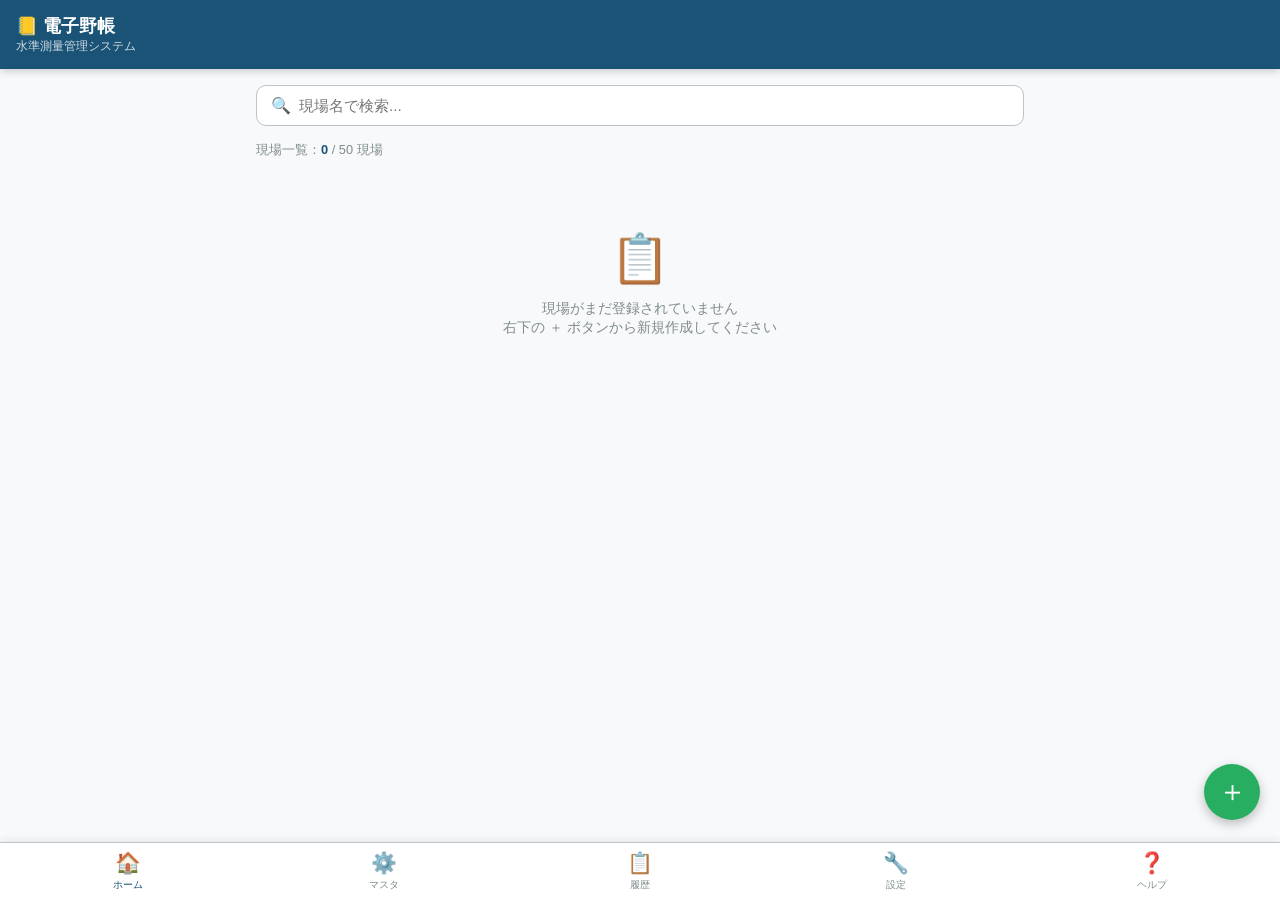
<file: pages/check.html>
<!DOCTYPE html>
<html lang="ja">
<head>
  <meta charset="UTF-8">
  <meta name="viewport" content="width=device-width, initial-scale=1.0">
  <title>点検・集計 - 電子野帳</title>
  <link rel="stylesheet" href="../css/style.css">
  <style>
    .result-card {
      background: var(--white);
      border-radius: var(--radius);
      padding: 14px 16px;
      display: flex;
      justify-content: space-between;
      align-items: center;
      margin-bottom: 10px;
      box-shadow: 0 1px 4px rgba(0,0,0,0.08);
    }
    .result-card .label { font-size: 0.85rem; color: var(--gray-600); }
    .result-card .value { font-size: 1.1rem; font-weight: bold; }
    .value-bs     { color: var(--primary); }
    .value-fs     { color: var(--primary-lt); }
    .value-plus   { color: var(--success); }
    .value-minus  { color: var(--danger); }
    .value-diff   { color: var(--warning); }
    .check-result {
      border-radius: var(--radius);
      padding: 16px;
      text-align: center;
      font-size: 1rem;
      font-weight: bold;
      margin-bottom: 16px;
    }
    .tolerance-row {
      display: flex;
      justify-content: space-between;
      padding: 10px 0;
      border-bottom: 1px solid var(--gray-200);
      font-size: 0.9rem;
    }
    .tolerance-row:last-child { border-bottom: none; }
  </style>
</head>
<body>

  <header class="app-header">
    <div>
      <h1>📊 点検・集計</h1>
      <div class="header-sub" id="headerSub">読み込み中...</div>
    </div>
    <a href="../index.html"
       style="color:white;font-size:1rem;text-decoration:none;">
      🏠 ホーム
    </a>
  </header>

  <main class="main-content">

    <!-- 集計結果 -->
    <div class="form-section">
      <div class="form-section-title">📊 集計結果</div>
      <div id="sumCards"></div>
    </div>

    <!-- 点検計算結果 -->
    <div class="form-section">
      <div class="form-section-title">✅ 点検計算</div>
      <div id="checkResult"></div>
    </div>

    <!-- 許容誤差チェック -->
    <div class="form-section">
      <div class="form-section-title">📐 許容誤差チェック</div>

      <div class="form-row" style="margin-bottom:12px;">
        <div class="form-group">
          <label>路線長 S（km）</label>
          <input type="number" id="routeLength" step="0.01"
                 inputmode="decimal" placeholder="例: 1.25"
                 onchange="runToleranceCheck()">
        </div>
        <div class="form-group">
          <label>実測閉合差（mm）</label>
          <input type="number" id="closingError" step="0.01"
                 inputmode="decimal" placeholder="例: 3.5"
                 onchange="runToleranceCheck()">
        </div>
      </div>
      <div id="toleranceResult"></div>
    </div>

    <!-- ボタン -->
    <div class="form-row" style="margin-top:8px;">
      <a id="backBtn" href="input.html"
         class="btn btn-gray btn-full">
        ◀ 入力に戻る
      </a>
      <a id="toExportBtn" href="export.html"
         class="btn btn-success btn-full btn-lg">
        出力画面へ ›
      </a>
    </div>

  </main>

  <script src="../js/db2.js"></script>
  <script src="../js/calc.js"></script>
  <script>
  let siteId = '';
  let site   = null;

  document.addEventListener('DOMContentLoaded', () => {
    const params = new URLSearchParams(location.search);
    siteId = params.get('id') || '';
    site   = DB.getSite(siteId);

    if (!site) {
      alert('現場データが見つかりません。');
      location.href = '../index.html';
      return;
    }

    document.getElementById('headerSub').textContent = site.name;
    document.getElementById('backBtn').href     = `input.html?id=${siteId}`;
    document.getElementById('toExportBtn').href = `export.html?id=${siteId}`;

    const measurements = DB.getMeasurements(siteId);
    const computed     = CALC.compute(measurements, site.bmHeight);
    const check        = CALC.check(computed);

    // 集計カード
    document.getElementById('sumCards').innerHTML = `
      <div class="result-card">
        <div class="label">Σ 後視（BS）</div>
        <div class="value value-bs">${CALC.fmt(check.sumBS)} m</div>
      </div>
      <div class="result-card">
        <div class="label">Σ 前視（FS）</div>
        <div class="value value-fs">${CALC.fmt(check.sumFS)} m</div>
      </div>
      <div class="result-card">
        <div class="label">Σ 高低差（＋）</div>
        <div class="value value-plus">＋${CALC.fmt(check.sumPlus)} m</div>
      </div>
      <div class="result-card">
        <div class="label">Σ 高低差（－）</div>
        <div class="value value-minus">－${CALC.fmt(check.sumMinus)} m</div>
      </div>
      <div class="result-card">
        <div class="label">差（ΣBS－ΣFS）</div>
        <div class="value value-diff">${CALC.fmt(check.diffBSFS)} m</div>
      </div>
    `;

    // 点検計算結果
    document.getElementById('checkResult').innerHTML = check.isOK
      ? `<div class="check-result alert alert-success">
           ✅ 点検計算 OK<br>
           <small>ΣBS－ΣFS = Σ高低差 が一致しています</small>
         </div>`
      : `<div class="check-result alert alert-danger">
           ⚠️ 点検計算 不一致！<br>
           <small>ΣBS－ΣFS=${CALC.fmt(check.diffBSFS)}  Σ高低差=${CALC.fmt(check.sumPlus - check.sumMinus)}</small><br>
           <small>入力値を確認してください</small>
         </div>`;
  });

  // 許容誤差チェック
  function runToleranceCheck() {
    const s   = parseFloat(document.getElementById('routeLength').value);
    const err = parseFloat(document.getElementById('closingError').value);
    const el  = document.getElementById('toleranceResult');

    if (isNaN(s) || isNaN(err)) {
      el.innerHTML = '';
      return;
    }

    const result = CALC.toleranceCheck(site.grade, s, err);

    el.innerHTML = `
      <div class="form-section" style="background:var(--white);">
        <div class="tolerance-row">
          <span>等級</span>
          <strong>${site.grade}</strong>
        </div>
        <div class="tolerance-row">
          <span>路線長 S</span>
          <strong>${s} km</strong>
        </div>
        <div class="tolerance-row">
          <span>許容誤差（±${result.k}√S mm）</span>
          <strong>± ${result.tolerance.toFixed(2)} mm</strong>
        </div>
        <div class="tolerance-row">
          <span>実測閉合差</span>
          <strong>${err} mm</strong>
        </div>
      </div>
      ${result.isOK
        ? `<div class="alert alert-success">
             ✅ 許容範囲内　${Math.abs(err).toFixed(2)} mm ≤ ${result.tolerance.toFixed(2)} mm
           </div>`
        : `<div class="alert alert-danger">
             ⚠️ 許容誤差超過！　${Math.abs(err).toFixed(2)} mm ＞ ${result.tolerance.toFixed(2)} mm<br>
             <small>再測量を検討してください</small>
           </div>`}
    `;
  }
  </script>

</body>
</html>
</file>
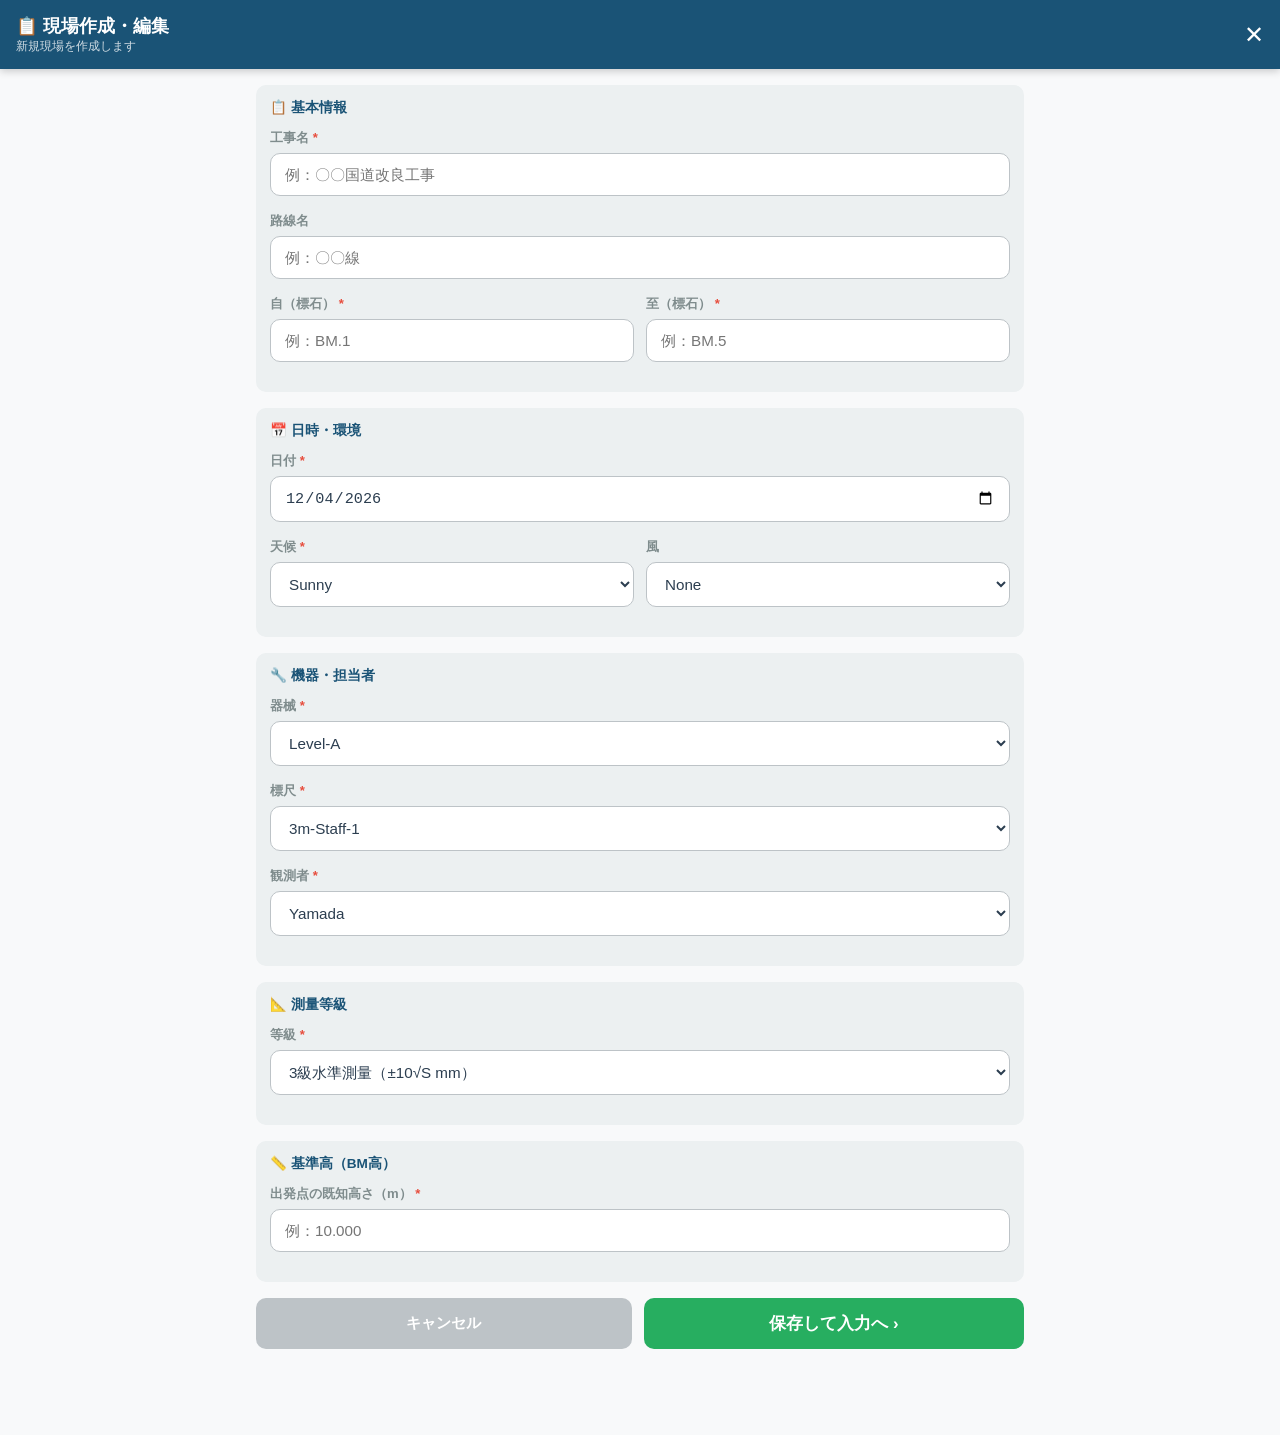
<file: pages/create.html>
<!DOCTYPE html>
<html lang="ja">
<head>
  <meta charset="UTF-8">
  <meta name="viewport" content="width=device-width, initial-scale=1.0">
  <title>現場作成 - 電子野帳</title>
  <link rel="stylesheet" href="../css/style.css">
</head>
<body>

  <header class="app-header">
    <div>
      <h1>📋 現場作成・編集</h1>
      <div class="header-sub" id="headerSub">新規現場を作成します</div>
    </div>
    <a href="../index.html"
       style="color:white;font-size:1.5rem;text-decoration:none;">✕</a>
  </header>

  <main class="main-content">

    <div class="form-section">
      <div class="form-section-title">📋 基本情報</div>
      <div class="form-group">
        <label>工事名 <span style="color:var(--danger)">*</span></label>
        <input type="text" id="siteName"
               placeholder="例：〇〇国道改良工事" maxlength="100">
      </div>
      <div class="form-group">
        <label>路線名</label>
        <input type="text" id="route"
               placeholder="例：〇〇線" maxlength="100">
      </div>
      <div class="form-row">
        <div class="form-group">
          <label>自（標石） <span style="color:var(--danger)">*</span></label>
          <input type="text" id="fromPoint"
                 placeholder="例：BM.1" maxlength="50">
        </div>
        <div class="form-group">
          <label>至（標石） <span style="color:var(--danger)">*</span></label>
          <input type="text" id="toPoint"
                 placeholder="例：BM.5" maxlength="50">
        </div>
      </div>
    </div>

    <div class="form-section">
      <div class="form-section-title">📅 日時・環境</div>
      <div class="form-group">
        <label>日付 <span style="color:var(--danger)">*</span></label>
        <input type="date" id="siteDate">
      </div>
      <div class="form-row">
        <div class="form-group">
          <label>天候 <span style="color:var(--danger)">*</span></label>
          <select id="weather"></select>
        </div>
        <div class="form-group">
          <label>風</label>
          <select id="wind"></select>
        </div>
      </div>
    </div>

    <div class="form-section">
      <div class="form-section-title">🔧 機器・担当者</div>
      <div class="form-group">
        <label>器械 <span style="color:var(--danger)">*</span></label>
        <select id="instrument"></select>
      </div>
      <div class="form-group">
        <label>標尺 <span style="color:var(--danger)">*</span></label>
        <select id="staff"></select>
      </div>
      <div class="form-group">
        <label>観測者 <span style="color:var(--danger)">*</span></label>
        <select id="observer"></select>
      </div>
    </div>

    <div class="form-section">
      <div class="form-section-title">📐 測量等級</div>
      <div class="form-group">
        <label>等級 <span style="color:var(--danger)">*</span></label>
        <select id="grade">
          <option value="1級水準測量">1級水準測量（±2.5√S mm）</option>
          <option value="2級水準測量">2級水準測量（±5√S mm）</option>
          <option value="3級水準測量" selected>3級水準測量（±10√S mm）</option>
          <option value="4級水準測量">4級水準測量（±20√S mm）</option>
          <option value="簡易水準測量">簡易水準測量（±40√S mm）</option>
        </select>
      </div>
    </div>

    <div class="form-section">
      <div class="form-section-title">📏 基準高（BM高）</div>
      <div class="form-group">
        <label>出発点の既知高さ（m）
          <span style="color:var(--danger)">*</span>
        </label>
        <input type="number" id="bmHeight"
               placeholder="例：10.000"
               step="0.001" inputmode="decimal">
      </div>
    </div>

    <div id="errorMsg" class="alert alert-danger"
         style="display:none;"></div>

    <div class="form-row" style="margin-top:8px;">
      <a href="../index.html"
         class="btn btn-gray btn-full">キャンセル</a>
      <button class="btn btn-success btn-full btn-lg"
              id="saveBtn">
        保存して入力へ ›
      </button>
    </div>

  </main>

  <script src="../js/db2.js"></script>
  <script>

  var editId = null;

  document.addEventListener('DOMContentLoaded', function() {
    document.getElementById('siteDate').value =
      new Date().toISOString().split('T')[0];

    fillSelect('weather',    DB.getMaster('weather'));
    fillSelect('wind',       DB.getMaster('wind'));
    fillSelect('instrument', DB.getMaster('instruments'));
    fillSelect('staff',      DB.getMaster('staffs'));
    fillSelect('observer',   DB.getMaster('observers'));

    var params = new URLSearchParams(location.search);
    var id     = params.get('id');
    if (id) {
      var site = DB.getSite(id);
      if (site) loadSiteData(site);
    }

    document.getElementById('saveBtn')
      .addEventListener('click', saveSite);
  });

  function fillSelect(id, items) {
    var sel = document.getElementById(id);
    sel.innerHTML = items.map(function(i) {
      return '<option value="' + escapeHtml(i) + '">' +
             escapeHtml(i) + '</option>';
    }).join('');
  }

  function loadSiteData(site) {
    editId = site.id;
    document.getElementById('headerSub').textContent =
      '現場情報を編集します';
    document.getElementById('siteName').value   = site.name    || '';
    document.getElementById('route').value      = site.route   || '';
    document.getElementById('fromPoint').value  = site.from    || '';
    document.getElementById('toPoint').value    = site.to      || '';
    document.getElementById('siteDate').value   = site.date    || '';
    document.getElementById('weather').value    = site.weather || '';
    document.getElementById('wind').value       = site.wind    || '';
    document.getElementById('instrument').value = site.instrument || '';
    document.getElementById('staff').value      = site.staff   || '';
    document.getElementById('observer').value   = site.observer|| '';
    document.getElementById('grade').value      = site.grade   || '3級水準測量';
    document.getElementById('bmHeight').value   = site.bmHeight|| '';
  }

  function saveSite() {
    var name     = document.getElementById('siteName').value.trim();
    var from     = document.getElementById('fromPoint').value.trim();
    var to       = document.getElementById('toPoint').value.trim();
    var date     = document.getElementById('siteDate').value;
    var bmHeight = document.getElementById('bmHeight').value;
    var errorMsg = document.getElementById('errorMsg');

    if (!name) {
      showError('工事名を入力してください。'); return;
    }
    if (!from || !to) {
      showError('自・至（標石区間）を入力してください。'); return;
    }
    if (!date) {
      showError('日付を選択してください。'); return;
    }
    if (bmHeight === '' || isNaN(parseFloat(bmHeight))) {
      showError('基準高（BM高）を入力してください。'); return;
    }

    errorMsg.style.display = 'none';

    var site = {
      id:         editId,
      name:       name,
      route:      document.getElementById('route').value.trim(),
      from:       from,
      to:         to,
      date:       date,
      weather:    document.getElementById('weather').value,
      wind:       document.getElementById('wind').value,
      instrument: document.getElementById('instrument').value,
      staff:      document.getElementById('staff').value,
      observer:   document.getElementById('observer').value,
      grade:      document.getElementById('grade').value,
      bmHeight:   parseFloat(bmHeight),
    };

    var saved = DB.saveSite(site);
    location.href = 'input.html?id=' + saved.id;
  }

  function showError(msg) {
    var el = document.getElementById('errorMsg');
    el.textContent    = '⚠️ ' + msg;
    el.style.display  = 'flex';
    el.scrollIntoView({ behavior: 'smooth' });
  }

  function escapeHtml(str) {
    return String(str || '')
      .replace(/&/g, '&amp;')
      .replace(/</g, '&lt;')
      .replace(/>/g, '&gt;')
      .replace(/"/g, '&quot;');
  }

  </script>

</body>
</html>
</file>
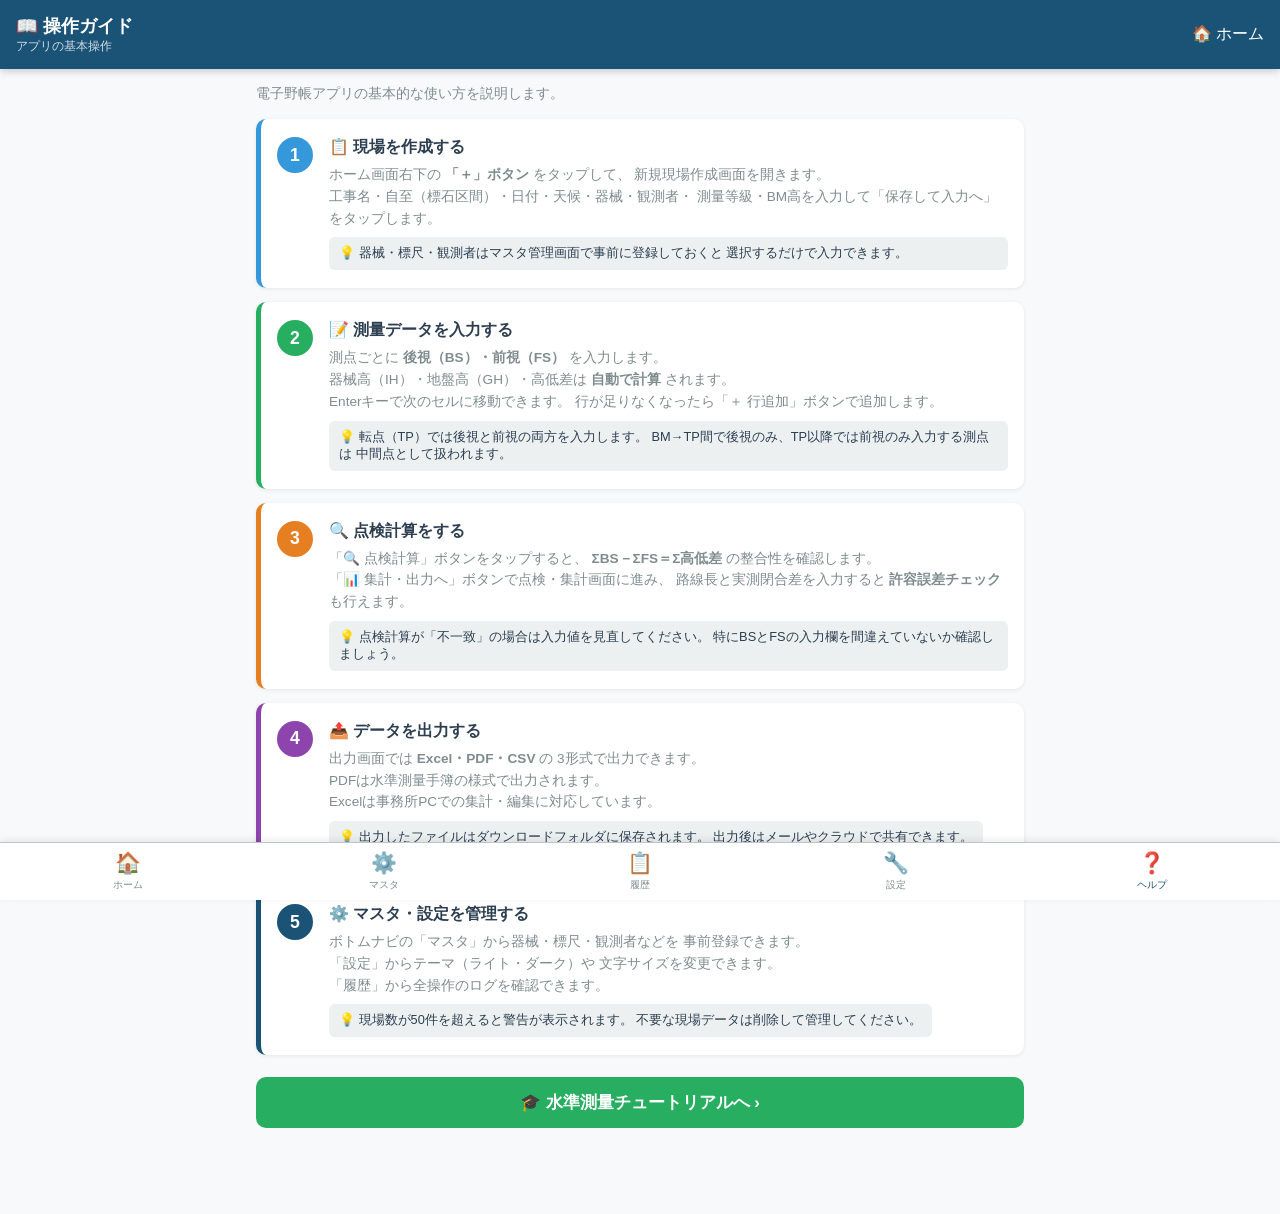
<file: pages/guide.html>
<!DOCTYPE html>
<html lang="ja">
<head>
  <meta charset="UTF-8">
  <meta name="viewport" content="width=device-width, initial-scale=1.0">
  <title>操作ガイド - 電子野帳</title>
  <link rel="stylesheet" href="../css/style.css">
  <style>
    .guide-card {
      background: var(--white);
      border-radius: var(--radius);
      padding: 18px 16px;
      margin-bottom: 14px;
      display: flex;
      gap: 16px;
      align-items: flex-start;
      box-shadow: 0 1px 4px rgba(0,0,0,0.08);
      border-left: 5px solid;
    }
    .guide-card .step-circle {
      width: 36px;
      height: 36px;
      border-radius: 50%;
      display: flex;
      align-items: center;
      justify-content: center;
      font-size: 1.1rem;
      font-weight: bold;
      color: white;
      flex-shrink: 0;
    }
    .guide-card .step-content h3 {
      font-size: 1rem;
      font-weight: bold;
      margin-bottom: 6px;
    }
    .guide-card .step-content p {
      font-size: 0.85rem;
      color: var(--gray-600);
      line-height: 1.6;
    }
    .guide-card .step-content .tip {
      margin-top: 8px;
      background: var(--gray-200);
      border-radius: 6px;
      padding: 8px 10px;
      font-size: 0.8rem;
      color: var(--gray-800);
    }
  </style>
</head>
<body>

  <header class="app-header">
    <div>
      <h1>📖 操作ガイド</h1>
      <div class="header-sub">アプリの基本操作</div>
    </div>
    <a href="../index.html"
       style="color:white;font-size:1rem;text-decoration:none;">
      🏠 ホーム
    </a>
  </header>

  <main class="main-content">

    <p style="font-size:0.85rem;color:var(--gray-600);
              margin-bottom:16px;">
      電子野帳アプリの基本的な使い方を説明します。
    </p>

    <!-- Step 1 -->
    <div class="guide-card" style="border-color:#3498DB;">
      <div class="step-circle" style="background:#3498DB;">1</div>
      <div class="step-content">
        <h3>📋 現場を作成する</h3>
        <p>
          ホーム画面右下の <strong>「＋」ボタン</strong> をタップして、
          新規現場作成画面を開きます。<br>
          工事名・自至（標石区間）・日付・天候・器械・観測者・
          測量等級・BM高を入力して「保存して入力へ」をタップします。
        </p>
        <div class="tip">
          💡 器械・標尺・観測者はマスタ管理画面で事前に登録しておくと
          選択するだけで入力できます。
        </div>
      </div>
    </div>

    <!-- Step 2 -->
    <div class="guide-card" style="border-color:#27AE60;">
      <div class="step-circle" style="background:#27AE60;">2</div>
      <div class="step-content">
        <h3>📝 測量データを入力する</h3>
        <p>
          測点ごとに <strong>後視（BS）・前視（FS）</strong> を入力します。<br>
          器械高（IH）・地盤高（GH）・高低差は
          <strong>自動で計算</strong> されます。<br>
          Enterキーで次のセルに移動できます。
          行が足りなくなったら「＋ 行追加」ボタンで追加します。
        </p>
        <div class="tip">
          💡 転点（TP）では後視と前視の両方を入力します。
          BM→TP間で後視のみ、TP以降では前視のみ入力する測点は
          中間点として扱われます。
        </div>
      </div>
    </div>

    <!-- Step 3 -->
    <div class="guide-card" style="border-color:#E67E22;">
      <div class="step-circle" style="background:#E67E22;">3</div>
      <div class="step-content">
        <h3>🔍 点検計算をする</h3>
        <p>
          「🔍 点検計算」ボタンをタップすると、
          <strong>ΣBS－ΣFS＝Σ高低差</strong> の整合性を確認します。<br>
          「📊 集計・出力へ」ボタンで点検・集計画面に進み、
          路線長と実測閉合差を入力すると
          <strong>許容誤差チェック</strong> も行えます。
        </p>
        <div class="tip">
          💡 点検計算が「不一致」の場合は入力値を見直してください。
          特にBSとFSの入力欄を間違えていないか確認しましょう。
        </div>
      </div>
    </div>

    <!-- Step 4 -->
    <div class="guide-card" style="border-color:#8E44AD;">
      <div class="step-circle" style="background:#8E44AD;">4</div>
      <div class="step-content">
        <h3>📤 データを出力する</h3>
        <p>
          出力画面では <strong>Excel・PDF・CSV</strong> の
          3形式で出力できます。<br>
          PDFは水準測量手簿の様式で出力されます。<br>
          Excelは事務所PCでの集計・編集に対応しています。
        </p>
        <div class="tip">
          💡 出力したファイルはダウンロードフォルダに保存されます。
          出力後はメールやクラウドで共有できます。
        </div>
      </div>
    </div>

    <!-- Step 5 -->
    <div class="guide-card" style="border-color:#1A5376;">
      <div class="step-circle" style="background:#1A5376;">5</div>
      <div class="step-content">
        <h3>⚙️ マスタ・設定を管理する</h3>
        <p>
          ボトムナビの「マスタ」から器械・標尺・観測者などを
          事前登録できます。<br>
          「設定」からテーマ（ライト・ダーク）や
          文字サイズを変更できます。<br>
          「履歴」から全操作のログを確認できます。
        </p>
        <div class="tip">
          💡 現場数が50件を超えると警告が表示されます。
          不要な現場データは削除して管理してください。
        </div>
      </div>
    </div>

    <!-- チュートリアルへ -->
    <a href="tutorial.html"
       class="btn btn-success btn-full btn-lg"
       style="margin-top:8px;">
      🎓 水準測量チュートリアルへ ›
    </a>

  </main>

  <!-- ボトムナビゲーション -->
  <nav class="bottom-nav">
    <a href="../index.html">
      <span class="icon">🏠</span><span>ホーム</span>
    </a>
    <a href="master.html">
      <span class="icon">⚙️</span><span>マスタ</span>
    </a>
    <a href="history.html">
      <span class="icon">📋</span><span>履歴</span>
    </a>
    <a href="settings.html">
      <span class="icon">🔧</span><span>設定</span>
    </a>
    <a href="guide.html" class="active">
      <span class="icon">❓</span><span>ヘルプ</span>
    </a>
  </nav>

</body>
</html>
</file>
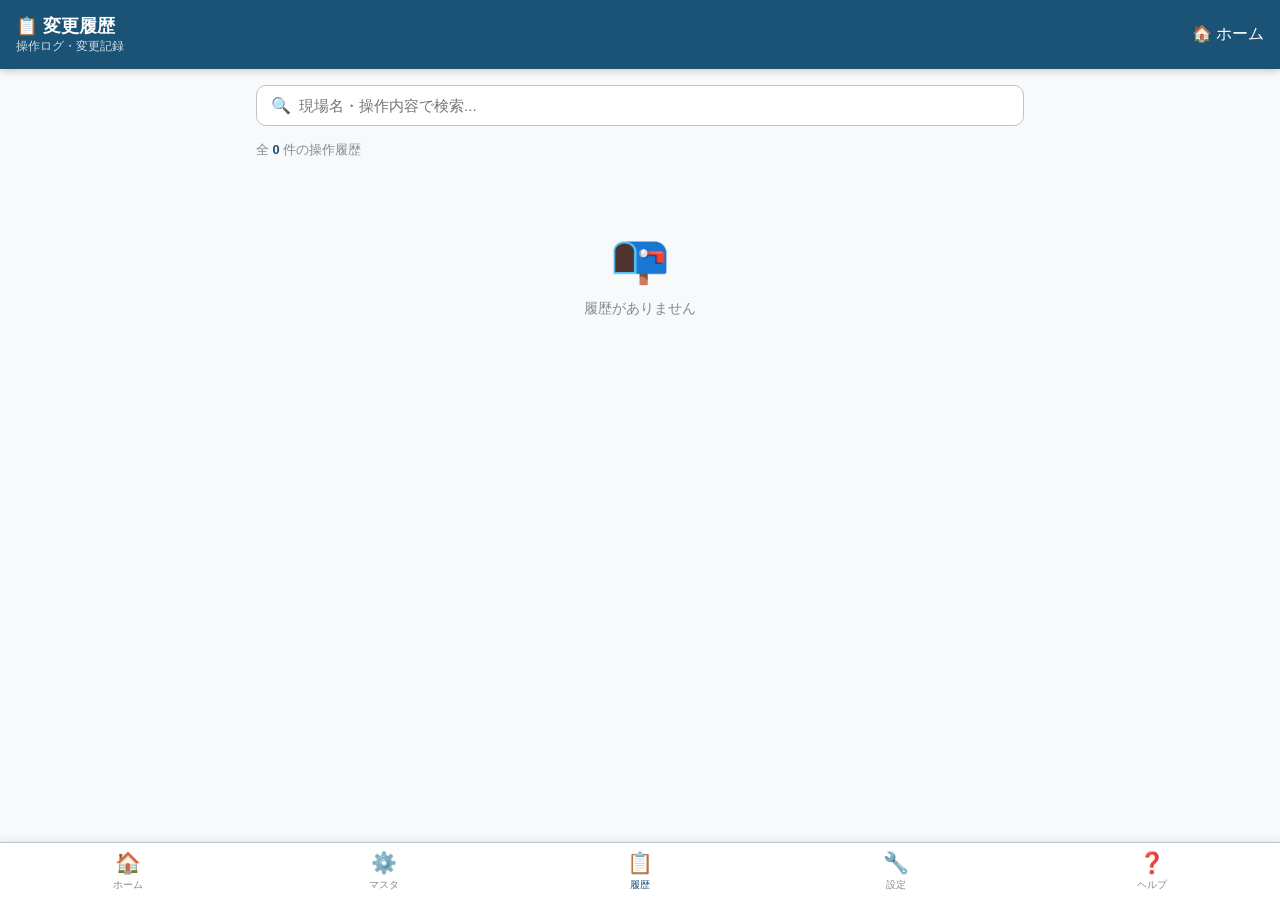
<file: pages/history.html>
<!DOCTYPE html>
<html lang="ja">
<head>
  <meta charset="UTF-8">
  <meta name="viewport" content="width=device-width, initial-scale=1.0">
  <title>変更履歴 - 電子野帳</title>
  <link rel="stylesheet" href="../css/style.css">
  <style>
    .history-item {
      background: var(--white);
      border-radius: var(--radius);
      padding: 12px 14px;
      margin-bottom: 10px;
      display: flex;
      align-items: flex-start;
      gap: 12px;
      box-shadow: 0 1px 4px rgba(0,0,0,0.08);
    }
    .history-badge {
      padding: 3px 10px;
      border-radius: 20px;
      font-size: 0.72rem;
      font-weight: bold;
      white-space: nowrap;
      margin-top: 2px;
    }
    .badge-new    { background: #D5F5E3; color: #1E8449; }
    .badge-edit   { background: #FDEBD0; color: #784212; }
    .badge-delete { background: #FADBD8; color: #922B21; }
    .badge-export { background: #EBF5FB; color: #1A5376; }
    .badge-other  { background: var(--gray-200); color: var(--gray-600); }
    .history-info { flex: 1; }
    .history-info .target {
      font-size: 0.9rem;
      font-weight: bold;
      color: var(--gray-800);
      margin-bottom: 3px;
    }
    .history-info .detail {
      font-size: 0.78rem;
      color: var(--gray-600);
    }
    .history-info .date {
      font-size: 0.72rem;
      color: var(--gray-400);
      margin-top: 3px;
    }
  </style>
</head>
<body>

  <header class="app-header">
    <div>
      <h1>📋 変更履歴</h1>
      <div class="header-sub">操作ログ・変更記録</div>
    </div>
    <a href="../index.html"
       style="color:white;font-size:1rem;text-decoration:none;">
      🏠 ホーム
    </a>
  </header>

  <main class="main-content">

    <!-- フィルター -->
    <div class="search-bar" style="margin-bottom:16px;">
      <span>🔍</span>
      <input type="text" id="searchInput"
             placeholder="現場名・操作内容で検索...">
    </div>

    <!-- 件数 -->
    <div class="counter-badge" id="historyCount"></div>

    <!-- 履歴一覧 -->
    <div id="historyList"></div>

  </main>

  <!-- ボトムナビゲーション -->
  <nav class="bottom-nav">
    <a href="../index.html">
      <span class="icon">🏠</span><span>ホーム</span>
    </a>
    <a href="master.html">
      <span class="icon">⚙️</span><span>マスタ</span>
    </a>
    <a href="history.html" class="active">
      <span class="icon">📋</span><span>履歴</span>
    </a>
    <a href="settings.html">
      <span class="icon">🔧</span><span>設定</span>
    </a>
    <a href="guide.html">
      <span class="icon">❓</span><span>ヘルプ</span>
    </a>
  </nav>

  <script src="../js/db2.js"></script>
  <script>
  document.addEventListener('DOMContentLoaded', () => {
    renderHistory();
    document.getElementById('searchInput')
      .addEventListener('input', e => {
        renderHistory(e.target.value.trim());
      });
  });

  function getBadgeClass(type) {
    switch(type) {
      case '新規':   return 'badge-new';
      case '編集':   return 'badge-edit';
      case '削除':   return 'badge-delete';
      case '出力':   return 'badge-export';
      default:       return 'badge-other';
    }
  }

  function renderHistory(filter = '') {
    const history = DB.getHistory();
    const filtered = filter
      ? history.filter(h =>
          h.target.includes(filter) ||
          h.detail.includes(filter) ||
          h.type.includes(filter)
        )
      : history;

    document.getElementById('historyCount').innerHTML =
      `全 <span>${filtered.length}</span> 件の操作履歴`;

    const list = document.getElementById('historyList');
    if (filtered.length === 0) {
      list.innerHTML = `
        <div class="empty-state">
          <div class="empty-icon">📭</div>
          <p>履歴がありません</p>
        </div>`;
      return;
    }

    list.innerHTML = filtered.map(h => `
      <div class="history-item">
        <span class="history-badge ${getBadgeClass(h.type)}">
          ${h.type}
        </span>
        <div class="history-info">
          <div class="target">${h.target}</div>
          <div class="detail">${h.detail}</div>
          <div class="date">🕐 ${h.date}</div>
        </div>
      </div>
    `).join('');
  }
  </script>

</body>
</html>
</file>
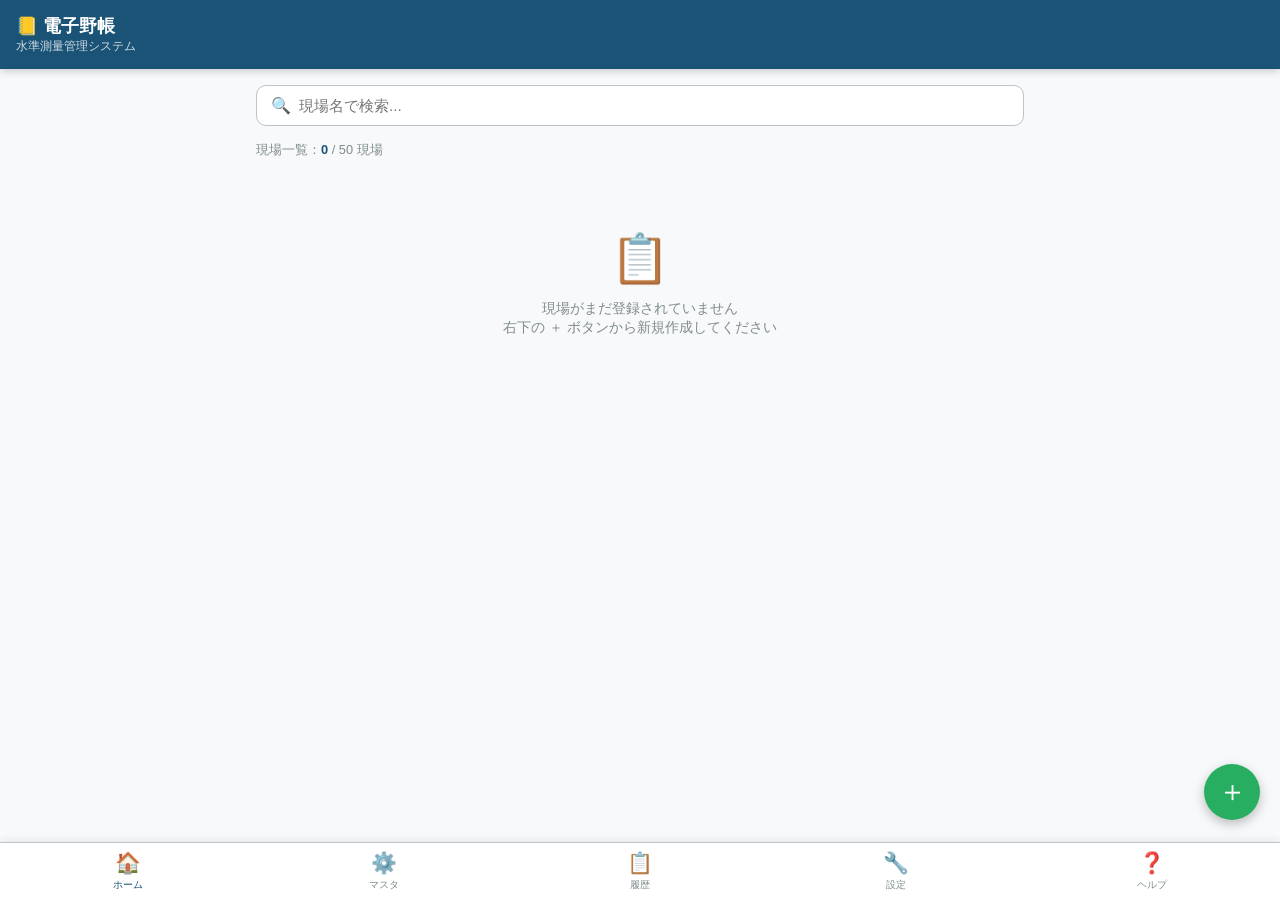
<file: pages/input.html>
<!DOCTYPE html>
<html lang="ja">
<head>
  <meta charset="UTF-8">
  <meta name="viewport" content="width=device-width, initial-scale=1.0">
  <title>データ入力 - 電子野帳</title>
  <link rel="stylesheet" href="../css/style.css">
  <style>
    .site-info-bar {
      background: var(--primary);
      color: white;
      padding: 8px 16px;
      font-size: 0.8rem;
      display: flex;
      gap: 16px;
      flex-wrap: wrap;
    }
    .input-table-wrap {
      overflow-x: auto;
      border-radius: var(--radius);
      box-shadow: 0 1px 4px rgba(0,0,0,0.08);
      margin-bottom: 16px;
    }
    .input-table {
      width: 100%;
      border-collapse: collapse;
      background: var(--white);
      font-size: 0.82rem;
      min-width: 580px;
    }
    .input-table thead tr { background: var(--primary); color: white; }
    .input-table thead th {
      padding: 10px 6px;
      text-align: center;
      font-weight: bold;
      white-space: nowrap;
    }
    .input-table tbody tr:nth-child(even) { background: #EBF5FB; }
    .input-table tbody tr.active-row { background: #FEF9E7 !important; }
    .input-table tbody td {
      padding: 4px 4px;
      text-align: center;
      border-bottom: 1px solid var(--gray-200);
    }
    .input-table tfoot tr { background: #D5F5E3; font-weight: bold; }
    .input-table tfoot td { padding: 10px 6px; text-align: center; }
    .input-table input {
      width: 100%;
      border: 1px solid var(--gray-400);
      border-radius: 6px;
      padding: 6px 4px;
      font-size: 0.82rem;
      text-align: center;
      background: white;
      outline: none;
      min-width: 60px;
    }
    .input-table input:focus { border-color: var(--primary-lt); background: #EBF5FB; }
    .input-table .calc-cell { font-weight: bold; font-size: 0.82rem; }
    .input-table .point-input { min-width: 75px; }
    .input-table .note-input  { min-width: 75px; }
    .del-btn {
      background: none;
      border: none;
      color: var(--danger);
      font-size: 1rem;
      cursor: pointer;
      padding: 4px;
    }
    .action-bar {
      display: flex;
      gap: 10px;
      margin-bottom: 16px;
      flex-wrap: wrap;
    }
    .action-bar .btn {
      flex: 1;
      min-width: 100px;
      font-size: 0.85rem;
      padding: 10px;
    }
  </style>
</head>
<body>

  <header class="app-header">
    <div>
      <h1>📝 測量データ入力</h1>
      <div class="header-sub" id="headerSub">読み込み中...</div>
    </div>
    <a href="../index.html"
       style="color:white;font-size:1rem;text-decoration:none;white-space:nowrap;">
      🏠 ホーム
    </a>
  </header>

  <div class="site-info-bar" id="siteInfoBar"></div>

  <main class="main-content">

    <div id="alertArea"></div>

    <div class="input-table-wrap">
      <table class="input-table" id="inputTable">
        <thead>
          <tr>
            <th>測点</th>
            <th>BS<br>(後視)</th>
            <th>FS<br>(前視)</th>
            <th>IH<br>(器械高)</th>
            <th>GH<br>(地盤高)</th>
            <th>高低差<br>(＋)</th>
            <th>高低差<br>(－)</th>
            <th>摘要</th>
            <th>削除</th>
          </tr>
        </thead>
        <tbody id="tableBody"></tbody>
        <tfoot id="tableFoot"></tfoot>
      </table>
    </div>

    <div class="action-bar">
      <button class="btn btn-primary" onclick="addRow()">＋ 行追加</button>
      <button class="btn btn-warning" onclick="checkCalc()">🔍 点検計算</button>
      <a href="check.html" class="btn btn-success"
         onclick="saveBeforeLeave(event,'check.html')">
        📊 集計・出力へ ›
      </a>
    </div>

    <div style="margin-top:8px;">
      <a id="editSiteBtn" href="#"
         class="btn btn-gray btn-full"
         style="font-size:0.85rem;">
        ⚙️ 現場情報を編集する
      </a>
    </div>

  </main>

  <script src="../js/db2.js"></script>
  <script src="../js/calc.js"></script>
  <script>
  let siteId = '';
  let site   = null;
  let rows   = [];

  document.addEventListener('DOMContentLoaded', () => {
    const params = new URLSearchParams(location.search);
    siteId = params.get('id') || '';
    site   = DB.getSite(siteId);

    if (!site) {
      alert('現場データが見つかりません。');
      location.href = '../index.html';
      return;
    }

    document.getElementById('headerSub').textContent = site.name;
    document.getElementById('siteInfoBar').innerHTML = `
      <span>📍 ${site.from} → ${site.to}</span>
      <span>📅 ${site.date}</span>
      <span>👤 ${site.observer}</span>
      <span>📐 ${site.grade}</span>
      <span>🏔 BM高: ${site.bmHeight} m</span>
    `;
    document.getElementById('editSiteBtn').href = `create.html?id=${siteId}`;

    const saved = DB.getMeasurements(siteId);
    rows = saved.length > 0 ? saved : [];
    if (rows.length === 0) addRow(true);
    else renderTable();
  });

  // ══════════════════════════════════════
  // テーブル描画
  // ══════════════════════════════════════
  function renderTable() {
    const computed = CALC.compute(rows, site.bmHeight);
    const check    = CALC.check(computed);

    const tbody = document.getElementById('tableBody');
    tbody.innerHTML = computed.map((row, i) => {
      const diffPlus  = (row.diff !== null && row.diff >= 0)
                        ? CALC.fmt(row.diff) : '';
      const diffMinus = (row.diff !== null && row.diff < 0)
                        ? CALC.fmt(Math.abs(row.diff)) : '';
      return `
        <tr id="row_${i}">
          <td>
            <input class="point-input" type="text"
              value="${row.point || ''}"
              placeholder="No.${i+1}"
              onchange="updateCell(${i},'point',this.value)">
          </td>
          <td>
            <input type="number" step="0.001" inputmode="decimal"
              value="${row.bs !== null && row.bs !== '' ? row.bs : ''}"
              placeholder="0.000"
              onfocus="setActiveRow(${i})"
              onchange="updateCell(${i},'bs',this.value)"
              onkeydown="handleEnter(event,${i},'bs')">
          </td>
          <td>
            <input type="number" step="0.001" inputmode="decimal"
              value="${row.fs !== null && row.fs !== '' ? row.fs : ''}"
              placeholder="0.000"
              onfocus="setActiveRow(${i})"
              onchange="updateCell(${i},'fs',this.value)"
              onkeydown="handleEnter(event,${i},'fs')">
          </td>
          <td class="calc-cell" style="color:var(--primary)">
            ${CALC.fmt(row.ih)}
          </td>
          <td class="calc-cell" style="color:var(--primary)">
            ${CALC.fmt(row.gh)}
          </td>
          <td class="calc-cell" style="color:var(--success)">
            ${diffPlus}
          </td>
          <td class="calc-cell" style="color:var(--danger)">
            ${diffMinus}
          </td>
          <td>
            <input class="note-input" type="text"
              value="${row.note || ''}"
              placeholder="摘要"
              onchange="updateCell(${i},'note',this.value)">
          </td>
          <td>
            <button class="del-btn" onclick="deleteRow(${i})"
              title="この行を削除">🗑</button>
          </td>
        </tr>`;
    }).join('');

    document.getElementById('tableFoot').innerHTML = `
      <tr>
        <td>合計</td>
        <td>${CALC.fmt(check.sumBS)}</td>
        <td>${CALC.fmt(check.sumFS)}</td>
        <td>-</td>
        <td>-</td>
        <td style="color:var(--success)">＋${CALC.fmt(check.sumPlus)}</td>
        <td style="color:var(--danger)">－${CALC.fmt(check.sumMinus)}</td>
        <td colspan="2">
          差:${CALC.fmt(check.diffBSFS)}
          ${check.isOK
            ? '<span style="color:var(--success)"> ✅OK</span>'
            : '<span style="color:var(--danger)"> ⚠️不一致</span>'}
        </td>
      </tr>
    `;
  }

  // ══════════════════════════════════════
  // セル更新
  // ══════════════════════════════════════
  function updateCell(index, field, value) {
    if (!rows[index]) return;
    rows[index][field] = value;
    saveData();
    renderTable();
  }

  function setActiveRow(index) {
    document.querySelectorAll('.input-table tbody tr')
      .forEach(tr => tr.classList.remove('active-row'));
    const row = document.getElementById(`row_${index}`);
    if (row) row.classList.add('active-row');
  }

  function handleEnter(event, rowIndex, field) {
    if (event.key !== 'Enter') return;
    const order = ['bs', 'fs'];
    const next  = order[order.indexOf(field) + 1];
    if (next) {
      const sel = `#row_${rowIndex} input[onkeydown*="'${next}'"]`;
      const el  = document.querySelector(sel);
      if (el) { el.focus(); return; }
    }
    const nextRow = document.querySelector(
      `#row_${rowIndex + 1} input[onkeydown*="'bs'"]`
    );
    if (nextRow) nextRow.focus();
    else addRow();
  }

  // ══════════════════════════════════════
  // 行操作
  // ══════════════════════════════════════
  function addRow(silent = false) {
    rows.push({ point: '', bs: '', fs: '', is: '', note: '' });
    if (!silent) saveData();
    renderTable();
    setTimeout(() => {
      const inputs = document.querySelectorAll('.point-input');
      if (inputs.length > 0) inputs[inputs.length - 1].focus();
    }, 50);
  }

  function deleteRow(index) {
    if (rows.length <= 1) {
      alert('最低1行は必要です。'); return;
    }
    const name = rows[index].point || `行${index + 1}`;
    if (!confirm(`「${name}」を削除しますか？`)) return;
    rows.splice(index, 1);
    saveData();
    renderTable();
    DB.addHistory('編集', site.name, `測点「${name}」を削除しました`);
  }

  // ══════════════════════════════════════
  // 保存
  // ══════════════════════════════════════
  function saveData() {
    DB.saveMeasurements(siteId, rows);
  }

  function saveBeforeLeave(event, dest) {
    event.preventDefault();
    saveData();
    location.href = dest + '?id=' + siteId;
  }

  // ══════════════════════════════════════
  // 点検計算
  // ══════════════════════════════════════
  function checkCalc() {
    const computed = CALC.compute(rows, site.bmHeight);
    const check    = CALC.check(computed);
    const area     = document.getElementById('alertArea');

    if (check.isOK) {
      area.innerHTML = `
        <div class="alert alert-success">
          ✅ 点検計算 OK　
          ΣBS=${CALC.fmt(check.sumBS)} /
          ΣFS=${CALC.fmt(check.sumFS)} /
          差=${CALC.fmt(check.diffBSFS)}
        </div>`;
    } else {
      area.innerHTML = `
        <div class="alert alert-danger">
          ⚠️ 点検計算 不一致！
          ΣBS-ΣFS=${CALC.fmt(check.diffBSFS)} /
          Σ高低差=${CALC.fmt(check.sumPlus - check.sumMinus)}
          入力値を確認してください。
        </div>`;
    }
    area.scrollIntoView({ behavior: 'smooth' });
  }
  </script>

</body>
</html>
</file>
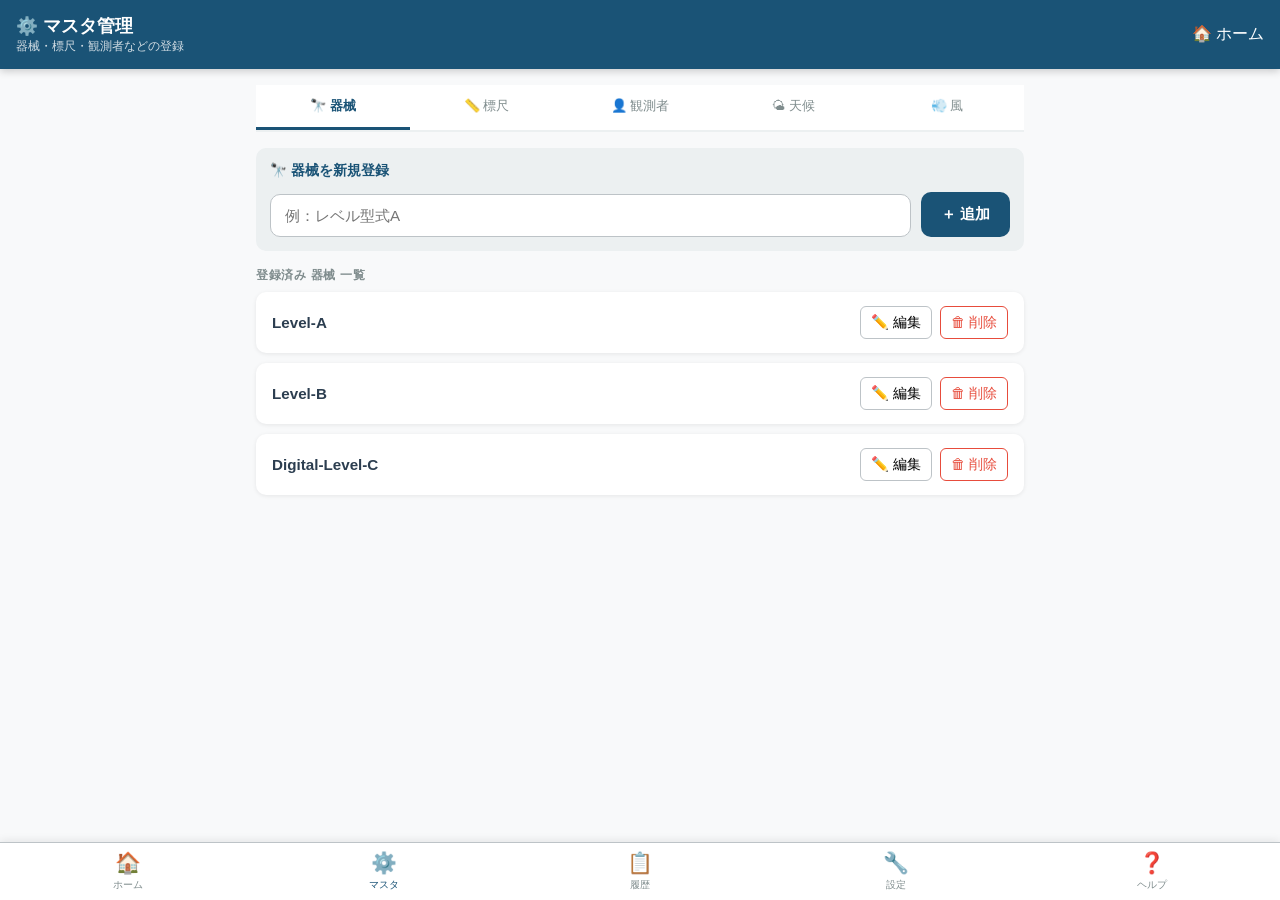
<file: pages/master.html>
<!DOCTYPE html>
<html lang="ja">
<head>
  <meta charset="UTF-8">
  <meta name="viewport" content="width=device-width, initial-scale=1.0">
  <title>マスタ管理 - 電子野帳</title>
  <link rel="stylesheet" href="../css/style.css">
  <style>
    .tab-bar {
      display: flex;
      background: var(--white);
      border-bottom: 2px solid var(--gray-200);
      overflow-x: auto;
      margin-bottom: 16px;
    }
    .tab-bar button {
      flex: 1;
      min-width: 60px;
      padding: 12px 8px;
      border: none;
      background: none;
      font-size: 0.82rem;
      color: var(--gray-600);
      cursor: pointer;
      border-bottom: 3px solid transparent;
      transition: all 0.2s;
      white-space: nowrap;
    }
    .tab-bar button.active {
      color: var(--primary);
      border-bottom-color: var(--primary);
      font-weight: bold;
    }
    .master-item {
      background: var(--white);
      border-radius: var(--radius);
      padding: 14px 16px;
      display: flex;
      align-items: center;
      justify-content: space-between;
      margin-bottom: 10px;
      box-shadow: 0 1px 4px rgba(0,0,0,0.08);
    }
    .master-item .item-name {
      font-size: 0.95rem;
      font-weight: bold;
      color: var(--gray-800);
    }
    .master-item .item-actions { display: flex; gap: 8px; }
    .icon-btn {
      background: none;
      border: 1px solid var(--gray-400);
      border-radius: 6px;
      padding: 6px 10px;
      cursor: pointer;
      font-size: 0.9rem;
      transition: all 0.2s;
    }
    .icon-btn:hover { background: var(--gray-200); }
    .icon-btn.danger {
      border-color: var(--danger);
      color: var(--danger);
    }
    .add-form {
      background: var(--gray-200);
      border-radius: var(--radius);
      padding: 14px;
      margin-bottom: 16px;
    }
    .add-form-row {
      display: flex;
      gap: 10px;
      align-items: flex-end;
      margin-top: 10px;
    }
    .add-form-row .form-group {
      flex: 1;
      margin-bottom: 0;
    }
  </style>
</head>
<body>

  <header class="app-header">
    <div>
      <h1>⚙️ マスタ管理</h1>
      <div class="header-sub">器械・標尺・観測者などの登録</div>
    </div>
    <a href="../index.html"
       style="color:white;font-size:1rem;text-decoration:none;">
      🏠 ホーム
    </a>
  </header>

  <main class="main-content">

    <div class="tab-bar" id="tabBar">
      <button class="active"
              onclick="switchTab('instruments', this)">
        🔭 器械
      </button>
      <button onclick="switchTab('staffs', this)">
        📏 標尺
      </button>
      <button onclick="switchTab('observers', this)">
        👤 観測者
      </button>
      <button onclick="switchTab('weather', this)">
        🌤 天候
      </button>
      <button onclick="switchTab('wind', this)">
        💨 風
      </button>
    </div>

    <div class="add-form">
      <div class="form-section-title" id="addFormTitle">
        🔭 器械を新規登録
      </div>
      <div class="add-form-row">
        <div class="form-group">
          <input type="text" id="newItemInput"
                 placeholder="例：レベル型式A"
                 maxlength="100">
        </div>
        <button class="btn btn-primary"
                id="addBtn"
                style="white-space:nowrap;">
          ＋ 追加
        </button>
      </div>
    </div>

    <div id="masterMsg"></div>

    <div class="section-label" id="listLabel">
      登録済み 器械 一覧
    </div>
    <div id="masterList"></div>

  </main>

  <nav class="bottom-nav">
    <a href="../index.html">
      <span class="icon">🏠</span><span>ホーム</span>
    </a>
    <a href="master.html" class="active">
      <span class="icon">⚙️</span><span>マスタ</span>
    </a>
    <a href="history.html">
      <span class="icon">📋</span><span>履歴</span>
    </a>
    <a href="settings.html">
      <span class="icon">🔧</span><span>設定</span>
    </a>
    <a href="guide.html">
      <span class="icon">❓</span><span>ヘルプ</span>
    </a>
  </nav>

  <script src="../js/db2.js"></script>
  <script>

  var TAB_LABELS = {
    instruments: { label: '器械',   icon: '🔭', placeholder: '例：レベル型式A' },
    staffs:      { label: '標尺',   icon: '📏', placeholder: '例：3m標尺（No.1）' },
    observers:   { label: '観測者', icon: '👤', placeholder: '例：山田 太郎' },
    weather:     { label: '天候',   icon: '🌤', placeholder: '例：晴' },
    wind:        { label: '風',     icon: '💨', placeholder: '例：弱風' },
  };

  var currentType = 'instruments';

  document.addEventListener('DOMContentLoaded', function() {
    document.getElementById('addBtn')
      .addEventListener('click', addItem);
    document.getElementById('newItemInput')
      .addEventListener('keydown', function(e) {
        if (e.key === 'Enter') addItem();
      });
    renderList();
  });

  function switchTab(type, btn) {
    currentType = type;
    document.querySelectorAll('.tab-bar button')
      .forEach(function(b) { b.classList.remove('active'); });
    btn.classList.add('active');
    var info = TAB_LABELS[type];
    document.getElementById('addFormTitle').textContent =
      info.icon + ' ' + info.label + 'を新規登録';
    document.getElementById('newItemInput').placeholder =
      info.placeholder;
    document.getElementById('listLabel').textContent =
      '登録済み ' + info.label + ' 一覧';
    document.getElementById('newItemInput').value = '';
    document.getElementById('masterMsg').innerHTML = '';
    renderList();
  }

  function renderList() {
    var items = DB.getMaster(currentType);
    var list  = document.getElementById('masterList');
    if (items.length === 0) {
      list.innerHTML =
        '<div class="empty-state">' +
        '<div class="empty-icon">📭</div>' +
        '<p>まだ登録されていません</p>' +
        '<p>上のフォームから追加してください</p>' +
        '</div>';
      return;
    }
    list.innerHTML = items.map(function(item, i) {
      return '<div class="master-item">' +
        '<div class="item-name">' + escapeHtml(item) + '</div>' +
        '<div class="item-actions">' +
        '<button class="icon-btn" onclick="editItem(' + i + ')">' +
        '✏️ 編集</button>' +
        '<button class="icon-btn danger" onclick="deleteItem(' + i + ')">' +
        '🗑 削除</button>' +
        '</div></div>';
    }).join('');
  }

  function addItem() {
    var input = document.getElementById('newItemInput');
    var val   = input.value.trim();
    if (!val) {
      showMsg('⚠️ 名前を入力してください', 'danger');
      input.focus();
      return;
    }
    var items = DB.getMaster(currentType);
    if (items.indexOf(val) !== -1) {
      showMsg('⚠️ 同じ名前がすでに登録されています', 'warning');
      return;
    }
    items.push(val);
    DB.saveMaster(currentType, items);
    DB.addHistory(
      '新規',
      TAB_LABELS[currentType].label + 'マスタ',
      '「' + val + '」を登録しました'
    );
    input.value = '';
    showMsg('✅ 「' + val + '」を登録しました', 'success');
    renderList();
    input.focus();
  }

  function editItem(index) {
    var items  = DB.getMaster(currentType);
    var oldVal = items[index];
    var newVal = prompt(
      TAB_LABELS[currentType].label + '名を編集してください',
      oldVal
    );
    if (newVal === null) return;
    if (!newVal.trim()) {
      showMsg('⚠️ 名前を入力してください', 'danger');
      return;
    }
    items[index] = newVal.trim();
    DB.saveMaster(currentType, items);
    DB.addHistory(
      '編集',
      TAB_LABELS[currentType].label + 'マスタ',
      '「' + oldVal + '」→「' + newVal.trim() + '」に変更しました'
    );
    showMsg('✅ 「' + newVal.trim() + '」に変更しました', 'success');
    renderList();
  }

  function deleteItem(index) {
    var items = DB.getMaster(currentType);
    var val   = items[index];
    if (!confirm('「' + val + '」を削除しますか？')) return;
    items.splice(index, 1);
    DB.saveMaster(currentType, items);
    DB.addHistory(
      '削除',
      TAB_LABELS[currentType].label + 'マスタ',
      '「' + val + '」を削除しました'
    );
    showMsg('✅ 「' + val + '」を削除しました', 'success');
    renderList();
  }

  function showMsg(msg, type) {
    document.getElementById('masterMsg').innerHTML =
      '<div class="alert alert-' + type + '" ' +
      'style="margin-bottom:12px;">' + msg + '</div>';
    setTimeout(function() {
      var el = document.getElementById('masterMsg');
      if (el) el.innerHTML = '';
    }, 3000);
  }

  function escapeHtml(str) {
    return String(str || '')
      .replace(/&/g, '&amp;')
      .replace(/</g, '&lt;')
      .replace(/>/g, '&gt;')
      .replace(/"/g, '&quot;');
  }

  </script>

</body>
</html>
</file>
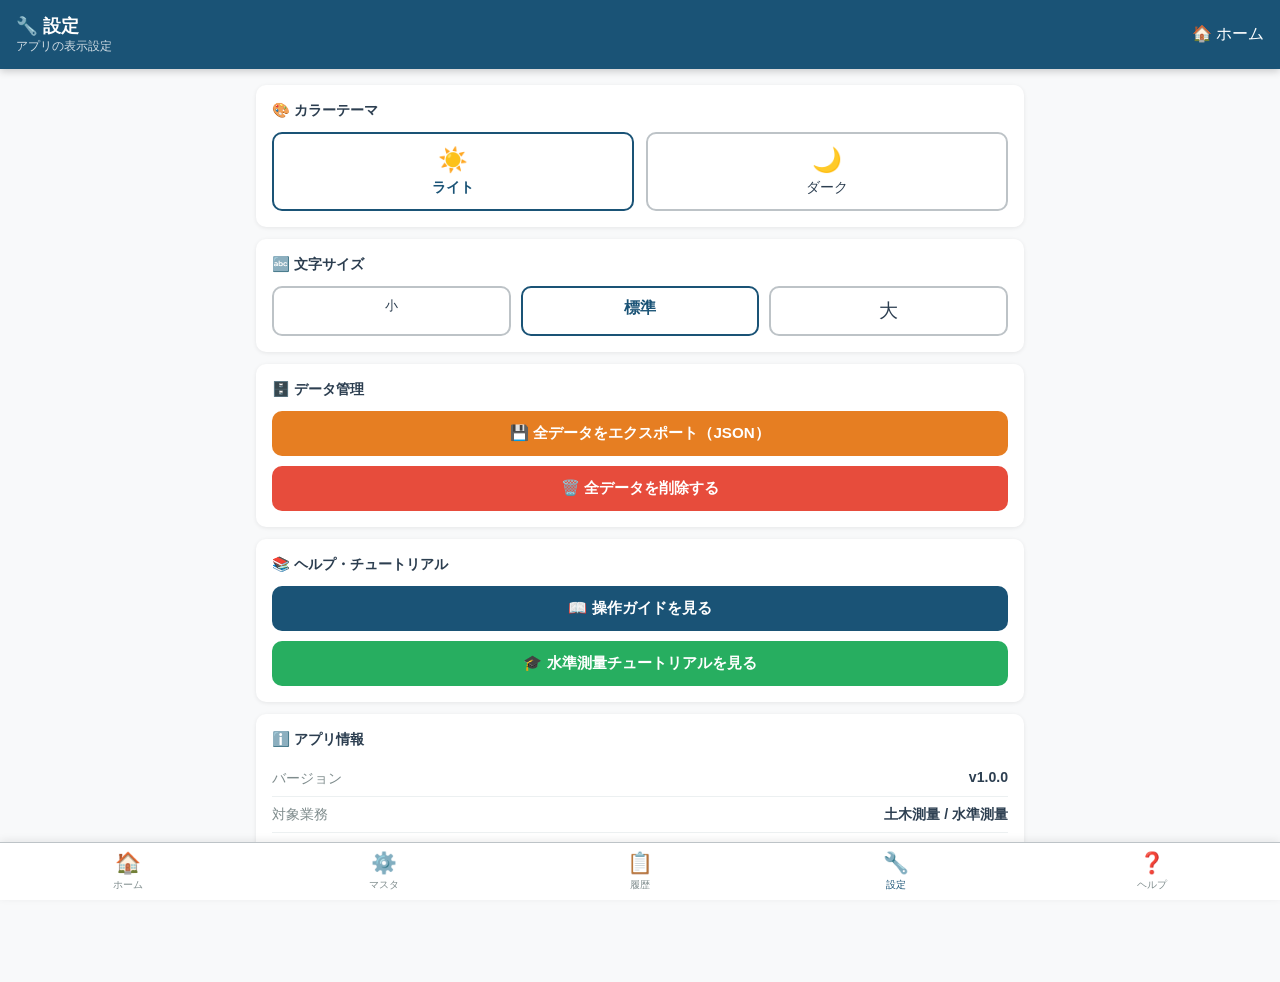
<file: pages/settings.html>
<!DOCTYPE html>
<html lang="ja">
<head>
  <meta charset="UTF-8">
  <meta name="viewport" content="width=device-width, initial-scale=1.0">
  <title>設定 - 電子野帳</title>
  <link rel="stylesheet" href="../css/style.css">
  <style>
    .setting-item {
      background: var(--white);
      border-radius: var(--radius);
      padding: 16px;
      margin-bottom: 12px;
      box-shadow: 0 1px 4px rgba(0,0,0,0.08);
    }
    .setting-item h3 {
      font-size: 0.9rem;
      font-weight: bold;
      color: var(--gray-800);
      margin-bottom: 12px;
    }
    .theme-btns {
      display: flex;
      gap: 12px;
    }
    .theme-btn {
      flex: 1;
      padding: 12px;
      border-radius: var(--radius);
      border: 2px solid var(--gray-400);
      background: var(--white);
      cursor: pointer;
      text-align: center;
      font-size: 0.9rem;
      transition: all 0.2s;
    }
    .theme-btn.active {
      border-color: var(--primary);
      color: var(--primary);
      font-weight: bold;
    }
    .theme-btn .preview {
      font-size: 1.5rem;
      margin-bottom: 4px;
    }
    .font-size-btns {
      display: flex;
      gap: 10px;
    }
    .font-size-btn {
      flex: 1;
      padding: 10px;
      border-radius: var(--radius);
      border: 2px solid var(--gray-400);
      background: var(--white);
      cursor: pointer;
      text-align: center;
      transition: all 0.2s;
    }
    .font-size-btn.active {
      border-color: var(--primary);
      color: var(--primary);
      font-weight: bold;
    }
    .app-info-row {
      display: flex;
      justify-content: space-between;
      padding: 8px 0;
      border-bottom: 1px solid var(--gray-200);
      font-size: 0.88rem;
    }
    .app-info-row:last-child { border-bottom: none; }
    .app-info-row .label { color: var(--gray-600); }
    .app-info-row .value { font-weight: bold; }
  </style>
</head>
<body>

  <header class="app-header">
    <div>
      <h1>🔧 設定</h1>
      <div class="header-sub">アプリの表示設定</div>
    </div>
    <a href="../index.html"
       style="color:white;font-size:1rem;text-decoration:none;">
      🏠 ホーム
    </a>
  </header>

  <main class="main-content">

    <!-- カラーテーマ -->
    <div class="setting-item">
      <h3>🎨 カラーテーマ</h3>
      <div class="theme-btns">
        <div class="theme-btn" id="themeLight"
             onclick="setTheme('light')">
          <div class="preview">☀️</div>
          <div>ライト</div>
        </div>
        <div class="theme-btn" id="themeDark"
             onclick="setTheme('dark')">
          <div class="preview">🌙</div>
          <div>ダーク</div>
        </div>
      </div>
    </div>

    <!-- 文字サイズ -->
    <div class="setting-item">
      <h3>🔤 文字サイズ</h3>
      <div class="font-size-btns">
        <div class="font-size-btn" id="fontSmall"
             onclick="setFontSize('small')"
             style="font-size:0.8rem;">小</div>
        <div class="font-size-btn" id="fontMedium"
             onclick="setFontSize('medium')"
             style="font-size:1rem;">標準</div>
        <div class="font-size-btn" id="fontLarge"
             onclick="setFontSize('large')"
             style="font-size:1.2rem;">大</div>
      </div>
    </div>

    <!-- データ管理 -->
    <div class="setting-item">
      <h3>🗄️ データ管理</h3>
      <div style="display:flex;flex-direction:column;gap:10px;">
        <button class="btn btn-warning btn-full"
                onclick="exportAllData()">
          💾 全データをエクスポート（JSON）
        </button>
        <button class="btn btn-danger btn-full"
                onclick="clearAllData()">
          🗑️ 全データを削除する
        </button>
      </div>
    </div>

    <!-- ヘルプ -->
    <div class="setting-item">
      <h3>📚 ヘルプ・チュートリアル</h3>
      <div style="display:flex;flex-direction:column;gap:10px;">
        <a href="guide.html"
           class="btn btn-primary btn-full">
          📖 操作ガイドを見る
        </a>
        <a href="tutorial.html"
           class="btn btn-success btn-full">
          🎓 水準測量チュートリアルを見る
        </a>
      </div>
    </div>

    <!-- アプリ情報 -->
    <div class="setting-item">
      <h3>ℹ️ アプリ情報</h3>
      <div class="app-info-row">
        <span class="label">バージョン</span>
        <span class="value">v1.0.0</span>
      </div>
      <div class="app-info-row">
        <span class="label">対象業務</span>
        <span class="value">土木測量 / 水準測量</span>
      </div>
      <div class="app-info-row">
        <span class="label">データ保存</span>
        <span class="value">端末内（オフライン対応）</span>
      </div>
    </div>

    <!-- メッセージ -->
    <div id="settingMsg"></div>

  </main>

  <!-- ボトムナビゲーション -->
  <nav class="bottom-nav">
    <a href="../index.html">
      <span class="icon">🏠</span><span>ホーム</span>
    </a>
    <a href="master.html">
      <span class="icon">⚙️</span><span>マスタ</span>
    </a>
    <a href="history.html">
      <span class="icon">📋</span><span>履歴</span>
    </a>
    <a href="settings.html" class="active">
      <span class="icon">🔧</span><span>設定</span>
    </a>
    <a href="guide.html">
      <span class="icon">❓</span><span>ヘルプ</span>
    </a>
  </nav>

  <script src="../js/db.js"></script>
  <script>
  document.addEventListener('DOMContentLoaded', () => {
    applySettings();
    updateButtons();
  });

  function applySettings() {
    const s = DB.getSettings();
    // テーマ
    document.body.classList.toggle('dark', s.theme === 'dark');
    // フォントサイズ
    const sizes = { small:'14px', medium:'16px', large:'19px' };
    document.documentElement.style.setProperty(
      '--font-size', sizes[s.fontSize] || '16px'
    );
  }

  function updateButtons() {
    const s = DB.getSettings();
    document.getElementById('themeLight')
      .classList.toggle('active', s.theme === 'light');
    document.getElementById('themeDark')
      .classList.toggle('active', s.theme === 'dark');
    document.getElementById('fontSmall')
      .classList.toggle('active', s.fontSize === 'small');
    document.getElementById('fontMedium')
      .classList.toggle('active', s.fontSize === 'medium');
    document.getElementById('fontLarge')
      .classList.toggle('active', s.fontSize === 'large');
  }

  function setTheme(theme) {
    const s = DB.getSettings();
    s.theme = theme;
    DB.saveSettings(s);
    applySettings();
    updateButtons();
    showMsg('✅ テーマを変更しました', 'success');
  }

  function setFontSize(size) {
    const s = DB.getSettings();
    s.fontSize = size;
    DB.saveSettings(s);
    applySettings();
    updateButtons();
    showMsg('✅ 文字サイズを変更しました', 'success');
  }

  function exportAllData() {
    const data = {
      sites:    DB.getSites(),
      history:  DB.getHistory(),
      settings: DB.getSettings(),
      exported: new Date().toISOString(),
    };
    const blob = new Blob(
      [JSON.stringify(data, null, 2)],
      { type: 'application/json' }
    );
    const url = URL.createObjectURL(blob);
    const a   = document.createElement('a');
    a.href     = url;
    a.download = `電子野帳バックアップ_${new Date().toLocaleDateString('ja-JP').replace(/\//g,'-')}.json`;
    a.click();
    URL.revokeObjectURL(url);
    showMsg('✅ データをエクスポートしました', 'success');
  }

  function clearAllData() {
    if (!confirm(
      '⚠️ 全ての現場データ・履歴を削除します。\nこの操作は取り消せません。\n本当に削除しますか？'
    )) return;
    if (!confirm('最終確認：本当に削除しますか？')) return;
    localStorage.clear();
    showMsg('🗑️ 全データを削除しました', 'danger');
    setTimeout(() => location.href = '../index.html', 1500);
  }

  function showMsg(msg, type) {
    document.getElementById('settingMsg').innerHTML = `
      <div class="alert alert-${type}"
           style="margin-top:12px;">${msg}</div>`;
  }
  </script>

</body>
</html>
</file>
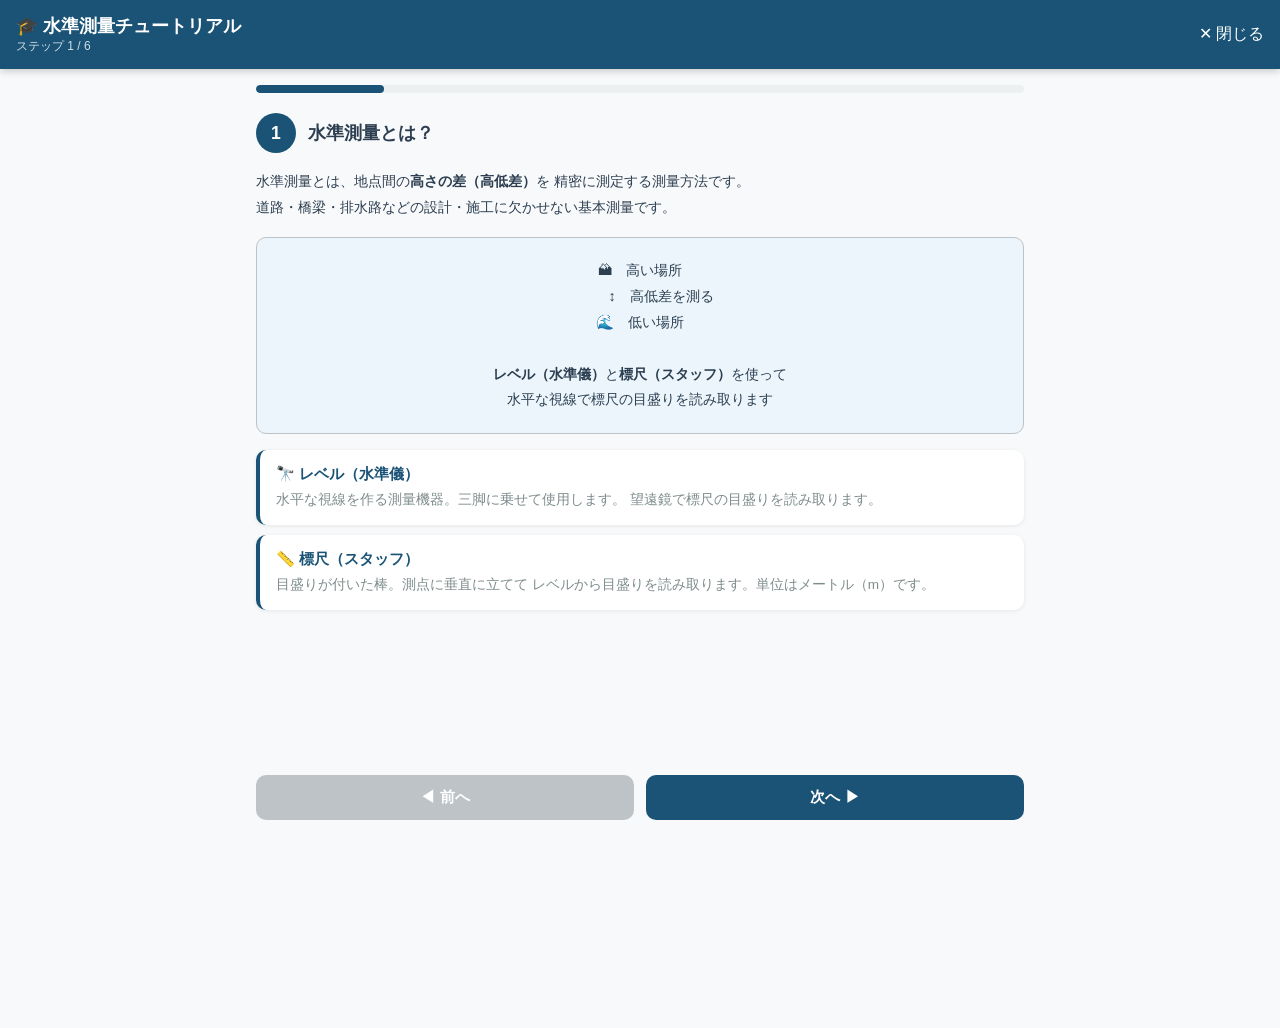
<file: pages/tutorial.html>
<!DOCTYPE html>
<html lang="ja">
<head>
  <meta charset="UTF-8">
  <meta name="viewport" content="width=device-width, initial-scale=1.0">
  <title>水準測量チュートリアル - 電子野帳</title>
  <link rel="stylesheet" href="../css/style.css">
  <style>
    .tutorial-container {
      position: relative;
      min-height: calc(100vh - 140px);
    }
    .tutorial-step {
      display: none;
      animation: fadeIn 0.3s ease;
    }
    .tutorial-step.active { display: block; }
    @keyframes fadeIn {
      from { opacity: 0; transform: translateX(20px); }
      to   { opacity: 1; transform: translateX(0); }
    }
    .progress-bar-wrap {
      background: var(--gray-200);
      border-radius: 10px;
      height: 8px;
      margin-bottom: 20px;
      overflow: hidden;
    }
    .progress-bar-fill {
      height: 100%;
      background: var(--primary);
      border-radius: 10px;
      transition: width 0.3s ease;
    }
    .step-header {
      display: flex;
      align-items: center;
      gap: 12px;
      margin-bottom: 16px;
    }
    .step-number {
      width: 40px; height: 40px;
      border-radius: 50%;
      background: var(--primary);
      color: white;
      display: flex;
      align-items: center;
      justify-content: center;
      font-size: 1.1rem;
      font-weight: bold;
      flex-shrink: 0;
    }
    .step-title {
      font-size: 1.1rem;
      font-weight: bold;
      color: var(--gray-800);
    }
    .illust-box {
      background: #EBF5FB;
      border: 1px solid var(--gray-400);
      border-radius: var(--radius);
      padding: 20px;
      margin: 16px 0;
      text-align: center;
      font-size: 0.9rem;
      color: var(--gray-800);
      line-height: 1.8;
    }
    .term-box {
      background: var(--white);
      border-radius: var(--radius);
      padding: 14px 16px;
      margin-bottom: 10px;
      border-left: 4px solid var(--primary);
      box-shadow: 0 1px 4px rgba(0,0,0,0.08);
    }
    .term-box .term {
      font-weight: bold;
      color: var(--primary);
      font-size: 0.95rem;
      margin-bottom: 4px;
    }
    .term-box .desc {
      font-size: 0.85rem;
      color: var(--gray-600);
      line-height: 1.6;
    }
    .formula-box {
      background: #FEF9E7;
      border: 1px solid var(--warning);
      border-radius: var(--radius);
      padding: 14px 16px;
      margin: 12px 0;
      font-size: 0.95rem;
      text-align: center;
      font-weight: bold;
      color: var(--gray-800);
      line-height: 2;
    }
    .nav-btns {
      display: flex;
      gap: 12px;
      margin-top: 24px;
      position: sticky;
      bottom: 80px;
    }
    .step-counter {
      text-align: center;
      font-size: 0.82rem;
      color: var(--gray-600);
      margin-bottom: 8px;
    }
  </style>
</head>
<body>

  <header class="app-header">
    <div>
      <h1>🎓 水準測量チュートリアル</h1>
      <div class="header-sub" id="stepLabel">ステップ 1 / 6</div>
    </div>
    <a href="guide.html"
       style="color:white;font-size:1rem;text-decoration:none;">
      ✕ 閉じる
    </a>
  </header>

  <main class="main-content">

    <!-- プログレスバー -->
    <div class="progress-bar-wrap">
      <div class="progress-bar-fill" id="progressBar"
           style="width:16.6%"></div>
    </div>

    <div class="tutorial-container">

      <!-- Step 1 : 水準測量とは -->
      <div class="tutorial-step active" id="step1">
        <div class="step-header">
          <div class="step-number">1</div>
          <div class="step-title">水準測量とは？</div>
        </div>
        <p style="font-size:0.9rem;line-height:1.8;margin-bottom:12px;">
          水準測量とは、地点間の<strong>高さの差（高低差）</strong>を
          精密に測定する測量方法です。<br>
          道路・橋梁・排水路などの設計・施工に欠かせない基本測量です。
        </p>
        <div class="illust-box">
          🏔　高い場所<br>
          　　　↕　高低差を測る<br>
          🌊　低い場所<br><br>
          <strong>レベル（水準儀）</strong>と<strong>標尺（スタッフ）</strong>を使って<br>
          水平な視線で標尺の目盛りを読み取ります
        </div>
        <div class="term-box">
          <div class="term">🔭 レベル（水準儀）</div>
          <div class="desc">
            水平な視線を作る測量機器。三脚に乗せて使用します。
            望遠鏡で標尺の目盛りを読み取ります。
          </div>
        </div>
        <div class="term-box">
          <div class="term">📏 標尺（スタッフ）</div>
          <div class="desc">
            目盛りが付いた棒。測点に垂直に立てて
            レベルから目盛りを読み取ります。単位はメートル（m）です。
          </div>
        </div>
      </div>

      <!-- Step 2 : 後視（BS）とは -->
      <div class="tutorial-step" id="step2">
        <div class="step-header">
          <div class="step-number">2</div>
          <div class="step-title">後視（BS）とは？</div>
        </div>
        <p style="font-size:0.9rem;line-height:1.8;margin-bottom:12px;">
          <strong>後視（Back Sight / BS）</strong>とは、
          高さが既知の点（BMや転点）に標尺を立てて
          レベルから読み取った値です。
        </p>
        <div class="illust-box">
          📍 既知点（BM）に標尺を立てる<br>
          　　　↓<br>
          🔭 レベルから標尺の目盛りを読む<br>
          　　　↓<br>
          📖 この読み取り値が <strong>後視（BS）</strong><br><br>
          例）BS = <strong>1.235 m</strong>
        </div>
        <div class="formula-box">
          器械高（IH）＝ 既知点の高さ（GH）＋ 後視（BS）
        </div>
        <div class="term-box">
          <div class="term">📐 器械高（IH / Instrument Height）</div>
          <div class="desc">
            レベルの視線の高さ（標高）。
            既知点の地盤高に後視を加えた値です。
            この値を使って他の測点の地盤高を計算します。
          </div>
        </div>
      </div>

      <!-- Step 3 : 前視（FS）とは -->
      <div class="tutorial-step" id="step3">
        <div class="step-header">
          <div class="step-number">3</div>
          <div class="step-title">前視（FS）とは？</div>
        </div>
        <p style="font-size:0.9rem;line-height:1.8;margin-bottom:12px;">
          <strong>前視（Fore Sight / FS）</strong>とは、
          高さを求めたい点（未知点や転点）に標尺を立てて
          レベルから読み取った値です。
        </p>
        <div class="illust-box">
          🔭 レベルから未知点の標尺を読む<br>
          　　　↓<br>
          📖 この読み取り値が <strong>前視（FS）</strong><br><br>
          例）FS = <strong>1.456 m</strong>
        </div>
        <div class="formula-box">
          地盤高（GH）＝ 器械高（IH）－ 前視（FS）
        </div>
        <div class="term-box">
          <div class="term">🌍 地盤高（GH / Ground Height）</div>
          <div class="desc">
            測点の標高（高さ）。
            器械高から前視を引いた値です。
            この値が測量の目的となる「高さ」です。
          </div>
        </div>
        <div class="term-box">
          <div class="term">🔄 転点（TP / Turning Point）</div>
          <div class="desc">
            器械を移動する際の中継点。
            転点では前視と後視の両方を読み取ります。
            前視で地盤高を求め、後視で新しい器械高を設定します。
          </div>
        </div>
      </div>

      <!-- Step 4 : 高低差と計算 -->
      <div class="tutorial-step" id="step4">
        <div class="step-header">
          <div class="step-number">4</div>
          <div class="step-title">高低差の計算</div>
        </div>
        <p style="font-size:0.9rem;line-height:1.8;margin-bottom:12px;">
          転点（TP）では<strong>高低差</strong>が計算されます。
          高低差の符号（＋/－）で地形の上り下りが分かります。
        </p>
        <div class="formula-box">
          高低差 ＝ 後視（BS）－ 前視（FS）<br><br>
          結果が<strong style="color:#27AE60">プラス（＋）</strong>→ 上り勾配<br>
          結果が<strong style="color:#E74C3C">マイナス（－）</strong>→ 下り勾配
        </div>
        <div class="illust-box">
          【計算例】<br>
          BM高 = 10.000 m<br>
          BS = 1.235 m　→　IH = 10.000 + 1.235 = <strong>11.235 m</strong><br>
          FS = 1.456 m　→　GH = 11.235 - 1.456 = <strong>9.779 m</strong><br>
          高低差 = 1.235 - 1.456 = <strong style="color:#E74C3C">-0.221 m（下り）</strong>
        </div>
        <div class="term-box">
          <div class="term">📊 点検計算</div>
          <div class="desc">
            ΣBS（後視の合計）－ ΣFS（前視の合計）＝ Σ高低差（高低差の合計）<br>
            この3つが一致すれば計算ミスがないことを確認できます。
            電子野帳では自動でチェックします。
          </div>
        </div>
      </div>

      <!-- Step 5 : 許容誤差 -->
      <div class="tutorial-step" id="step5">
        <div class="step-header">
          <div class="step-number">5</div>
          <div class="step-title">許容誤差チェック</div>
        </div>
        <p style="font-size:0.9rem;line-height:1.8;margin-bottom:12px;">
          測量には必ず誤差が生じます。
          その誤差が許容範囲内かどうかを確認するのが
          <strong>許容誤差チェック</strong>です。
        </p>
        <div class="term-box">
          <div class="term">📐 許容誤差の計算式</div>
          <div class="desc">
            許容誤差 ＝ k × √S（mm）<br>
            S = 路線長（km）
          </div>
        </div>
        <div class="illust-box">
          <strong>等級別　許容誤差係数（k）</strong><br><br>
          1級水準測量：k = 2.5<br>
          2級水準測量：k = 5<br>
          3級水準測量：k = 10<br>
          4級水準測量：k = 20<br>
          簡易水準測量：k = 40<br><br>
          【例】3級・路線長1.0km の場合<br>
          許容誤差 ＝ 10 × √1.0 ＝ <strong>10.0 mm</strong>
        </div>
        <div class="term-box">
          <div class="term">🔄 閉合差（へいごうさ）</div>
          <div class="desc">
            既知点に戻ったときの高さのずれ。
            出発点と帰着点の標高差が理論値と一致しない場合の差分です。
            この値が許容誤差以内であれば測量成果として合格です。
          </div>
        </div>
      </div>

      <!-- Step 6 : アプリの使い方まとめ -->
      <div class="tutorial-step" id="step6">
        <div class="step-header">
          <div class="step-number">6</div>
          <div class="step-title">電子野帳の使い方まとめ</div>
        </div>
        <p style="font-size:0.9rem;line-height:1.8;margin-bottom:12px;">
          以上で水準測量の基本を学びました！<br>
          電子野帳アプリでは以下の手順で測量記録を管理します。
        </p>
        <div class="term-box">
          <div class="term">① 現場を作成する</div>
          <div class="desc">
            工事名・自至・BM高・等級などを登録します。
          </div>
        </div>
        <div class="term-box">
          <div class="term">② BS・FSを入力する</div>
          <div class="desc">
            測点ごとにBS・FSを入力するとIH・GH・高低差が自動計算されます。
          </div>
        </div>
        <div class="term-box">
          <div class="term">③ 点検計算をする</div>
          <div class="desc">
            「点検計算」ボタンでΣBS－ΣFS＝Σ高低差の確認をします。
          </div>
        </div>
        <div class="term-box">
          <div class="term">④ 許容誤差チェックをする</div>
          <div class="desc">
            路線長と実測閉合差を入力して許容範囲内かを確認します。
          </div>
        </div>
        <div class="term-box">
          <div class="term">⑤ Excel・PDFで出力する</div>
          <div class="desc">
            水準測量手簿の様式でPDF出力、またはExcel・CSVで出力します。
          </div>
        </div>
        <a href="../index.html"
           class="btn btn-success btn-full btn-lg"
           style="margin-top:16px;">
          🏠 ホームに戻って始める ›
        </a>
      </div>

    </div>

    <!-- ナビゲーションボタン -->
    <div class="nav-btns">
      <button class="btn btn-gray btn-full"
              id="prevBtn" onclick="prevStep()">
        ◀ 前へ
      </button>
      <button class="btn btn-primary btn-full"
              id="nextBtn" onclick="nextStep()">
        次へ ▶
      </button>
    </div>

  </main>

  <script>
  const TOTAL = 6;
  let current = 1;

  function updateUI() {
    // ステップ表示
    document.querySelectorAll('.tutorial-step')
      .forEach(el => el.classList.remove('active'));
    document.getElementById(`step${current}`)
      .classList.add('active');

    // プログレスバー
    document.getElementById('progressBar').style.width =
      `${(current / TOTAL) * 100}%`;

    // ラベル
    document.getElementById('stepLabel').textContent =
      `ステップ ${current} / ${TOTAL}`;

    // ボタン
    document.getElementById('prevBtn').disabled = current === 1;
    document.getElementById('nextBtn').textContent =
      current === TOTAL ? '✅ 完了' : '次へ ▶';
  }

  function nextStep() {
    if (current < TOTAL) {
      current++;
      updateUI();
      window.scrollTo({ top: 0, behavior: 'smooth' });
    } else {
      location.href = '../index.html';
    }
  }

  function prevStep() {
    if (current > 1) {
      current--;
      updateUI();
      window.scrollTo({ top: 0, behavior: 'smooth' });
    }
  }

  updateUI();
  </script>

</body>
</html>
</file>
<file: css/style.css>
/* ══════════════════════════════════════
   共通リセット・基本設定
══════════════════════════════════════ */
*, *::before, *::after { box-sizing: border-box; margin: 0; padding: 0; }

:root {
  --primary:    #1A5376;
  --primary-lt: #2980B9;
  --success:    #27AE60;
  --danger:     #E74C3C;
  --warning:    #E67E22;
  --gray-100:   #F8F9FA;
  --gray-200:   #ECF0F1;
  --gray-400:   #BDC3C7;
  --gray-600:   #7F8C8D;
  --gray-800:   #2C3E50;
  --white:      #FFFFFF;
  --font-size:  16px;
  --radius:     10px;
}

/* ダークモード */
body.dark {
  --gray-100: #1a1a2e;
  --gray-200: #16213e;
  --gray-400: #444;
  --gray-600: #aaa;
  --gray-800: #eee;
  --white:    #0f3460;
}

html { font-size: var(--font-size); }

body {
  font-family: 'Hiragino Sans', 'Meiryo', sans-serif;
  background: var(--gray-100);
  color: var(--gray-800);
  min-height: 100vh;
  padding-bottom: 70px;
}

/* ══════════════════════════════════════
   ヘッダー
══════════════════════════════════════ */
.app-header {
  background: var(--primary);
  color: var(--white);
  padding: 14px 16px;
  display: flex;
  align-items: center;
  justify-content: space-between;
  position: sticky;
  top: 0;
  z-index: 100;
  box-shadow: 0 2px 8px rgba(0,0,0,0.2);
}
.app-header h1 { font-size: 1.1rem; font-weight: bold; }
.app-header .header-sub { font-size: 0.75rem; opacity: 0.8; }

/* ══════════════════════════════════════
   ボトムナビゲーション
══════════════════════════════════════ */
.bottom-nav {
  position: fixed;
  bottom: 0; left: 0; right: 0;
  background: var(--white);
  border-top: 1px solid var(--gray-400);
  display: flex;
  z-index: 100;
  box-shadow: 0 -2px 8px rgba(0,0,0,0.08);
}
.bottom-nav a {
  flex: 1;
  display: flex;
  flex-direction: column;
  align-items: center;
  justify-content: center;
  padding: 8px 4px;
  text-decoration: none;
  color: var(--gray-600);
  font-size: 0.65rem;
  gap: 3px;
  transition: color 0.2s;
}
.bottom-nav a.active,
.bottom-nav a:hover { color: var(--primary); }
.bottom-nav a span.icon { font-size: 1.3rem; }

/* ══════════════════════════════════════
   メインコンテンツ
══════════════════════════════════════ */
.main-content { padding: 16px; max-width: 800px; margin: 0 auto; }

/* ══════════════════════════════════════
   検索バー
══════════════════════════════════════ */
.search-bar {
  display: flex;
  align-items: center;
  background: var(--white);
  border: 1px solid var(--gray-400);
  border-radius: var(--radius);
  padding: 10px 14px;
  margin-bottom: 16px;
  gap: 8px;
}
.search-bar input {
  border: none;
  outline: none;
  flex: 1;
  font-size: 0.95rem;
  background: transparent;
  color: var(--gray-800);
}

/* ══════════════════════════════════════
   現場カード
══════════════════════════════════════ */
.site-list { display: flex; flex-direction: column; gap: 12px; }

.site-card {
  background: var(--white);
  border-radius: var(--radius);
  padding: 14px 16px;
  display: flex;
  align-items: center;
  justify-content: space-between;
  box-shadow: 0 1px 4px rgba(0,0,0,0.08);
  cursor: pointer;
  transition: transform 0.15s, box-shadow 0.15s;
  text-decoration: none;
  color: inherit;
}
.site-card:hover { transform: translateY(-2px); box-shadow: 0 4px 12px rgba(0,0,0,0.12); }
.site-card .site-info h3 { font-size: 0.95rem; font-weight: bold; margin-bottom: 4px; color: var(--gray-800); }
.site-card .site-info p  { font-size: 0.78rem; color: var(--gray-600); }
.site-card .arrow { color: var(--gray-400); font-size: 1.3rem; }

/* ══════════════════════════════════════
   バッジ（等級表示）
══════════════════════════════════════ */
.badge {
  display: inline-block;
  padding: 2px 8px;
  border-radius: 20px;
  font-size: 0.7rem;
  font-weight: bold;
  margin-top: 4px;
}
.badge-primary { background: #EBF5FB; color: var(--primary); }
.badge-success { background: #D5F5E3; color: var(--success); }
.badge-warning { background: #FDEBD0; color: var(--warning); }

/* ══════════════════════════════════════
   ボタン
══════════════════════════════════════ */
.btn {
  display: inline-flex;
  align-items: center;
  justify-content: center;
  gap: 6px;
  padding: 12px 20px;
  border-radius: var(--radius);
  border: none;
  font-size: 0.95rem;
  font-weight: bold;
  cursor: pointer;
  transition: opacity 0.2s, transform 0.15s;
  text-decoration: none;
}
.btn:hover { opacity: 0.85; transform: translateY(-1px); }
.btn:active { transform: translateY(0); }
.btn-primary { background: var(--primary);  color: var(--white); }
.btn-success { background: var(--success);  color: var(--white); }
.btn-danger  { background: var(--danger);   color: var(--white); }
.btn-warning { background: var(--warning);  color: var(--white); }
.btn-gray    { background: var(--gray-400); color: var(--white); }
.btn-full    { width: 100%; }
.btn-lg      { padding: 14px 24px; font-size: 1.05rem; }

/* ══════════════════════════════════════
   FAB（新規作成ボタン）
══════════════════════════════════════ */
.fab {
  position: fixed;
  bottom: 80px; right: 20px;
  width: 56px; height: 56px;
  border-radius: 50%;
  background: var(--success);
  color: var(--white);
  font-size: 1.8rem;
  display: flex;
  align-items: center;
  justify-content: center;
  box-shadow: 0 4px 12px rgba(0,0,0,0.25);
  cursor: pointer;
  border: none;
  text-decoration: none;
  transition: transform 0.2s, box-shadow 0.2s;
  z-index: 99;
}
.fab:hover { transform: scale(1.08); box-shadow: 0 6px 18px rgba(0,0,0,0.3); }

/* ══════════════════════════════════════
   セクションラベル
══════════════════════════════════════ */
.section-label {
  font-size: 0.78rem;
  color: var(--gray-600);
  margin-bottom: 8px;
  font-weight: bold;
  letter-spacing: 0.05em;
}

/* ══════════════════════════════════════
   カウンターバッジ
══════════════════════════════════════ */
.counter-badge {
  font-size: 0.8rem;
  color: var(--gray-600);
  margin-bottom: 12px;
}
.counter-badge span { color: var(--primary); font-weight: bold; }

/* ══════════════════════════════════════
   空状態
══════════════════════════════════════ */
.empty-state {
  text-align: center;
  padding: 60px 20px;
  color: var(--gray-600);
}
.empty-state .empty-icon { font-size: 3rem; margin-bottom: 12px; }
.empty-state p { font-size: 0.9rem; }

/* ══════════════════════════════════════
   フォーム
══════════════════════════════════════ */
.form-group { margin-bottom: 16px; }
.form-group label {
  display: block;
  font-size: 0.82rem;
  font-weight: bold;
  color: var(--gray-600);
  margin-bottom: 6px;
}
.form-group input,
.form-group select,
.form-group textarea {
  width: 100%;
  padding: 12px 14px;
  border: 1px solid var(--gray-400);
  border-radius: var(--radius);
  font-size: 0.95rem;
  background: var(--white);
  color: var(--gray-800);
  outline: none;
  transition: border-color 0.2s;
}
.form-group input:focus,
.form-group select:focus,
.form-group textarea:focus { border-color: var(--primary-lt); }
.form-group input[type="number"] { -moz-appearance: textfield; }
.form-group input[type="number"]::-webkit-inner-spin-button { -webkit-appearance: none; }

.form-row { display: flex; gap: 12px; }
.form-row .form-group { flex: 1; }

.form-section {
  background: var(--gray-200);
  border-radius: var(--radius);
  padding: 14px;
  margin-bottom: 16px;
}
.form-section-title {
  font-size: 0.85rem;
  font-weight: bold;
  color: var(--primary);
  margin-bottom: 12px;
  display: flex;
  align-items: center;
  gap: 6px;
}

/* ══════════════════════════════════════
   アラート
══════════════════════════════════════ */
.alert {
  padding: 12px 16px;
  border-radius: var(--radius);
  font-size: 0.88rem;
  font-weight: bold;
  margin-bottom: 16px;
  display: flex;
  align-items: center;
  gap: 8px;
}
.alert-success { background: #D5F5E3; color: #1E8449; border: 1.5px solid #27AE60; }
.alert-danger  { background: #FADBD8; color: #922B21; border: 1.5px solid #E74C3C; }
.alert-warning { background: #FDEBD0; color: #784212; border: 1.5px solid #E67E22; }

/* ══════════════════════════════════════
   テーブル
══════════════════════════════════════ */
.table-wrap { overflow-x: auto; border-radius: var(--radius); box-shadow: 0 1px 4px rgba(0,0,0,0.08); }
table { width: 100%; border-collapse: collapse; background: var(--white); font-size: 0.85rem; }
thead tr { background: var(--primary); color: var(--white); }
thead th { padding: 10px 8px; text-align: center; font-weight: bold; white-space: nowrap; }
tbody tr:nth-child(even) { background: #EBF5FB; }
tbody tr:hover { background: #D6EAF8; }
tbody td { padding: 9px 8px; text-align: center; border-bottom: 1px solid var(--gray-200); }
tfoot tr { background: #D5F5E3; font-weight: bold; }
tfoot td { padding: 10px 8px; text-align: center; }

/* ══════════════════════════════════════
   レスポンシブ
══════════════════════════════════════ */
@media (max-width: 480px) {
  .app-header h1 { font-size: 1rem; }
  .main-content  { padding: 12px; }
  .btn-lg        { padding: 12px 18px; font-size: 0.95rem; }
}
</file>
